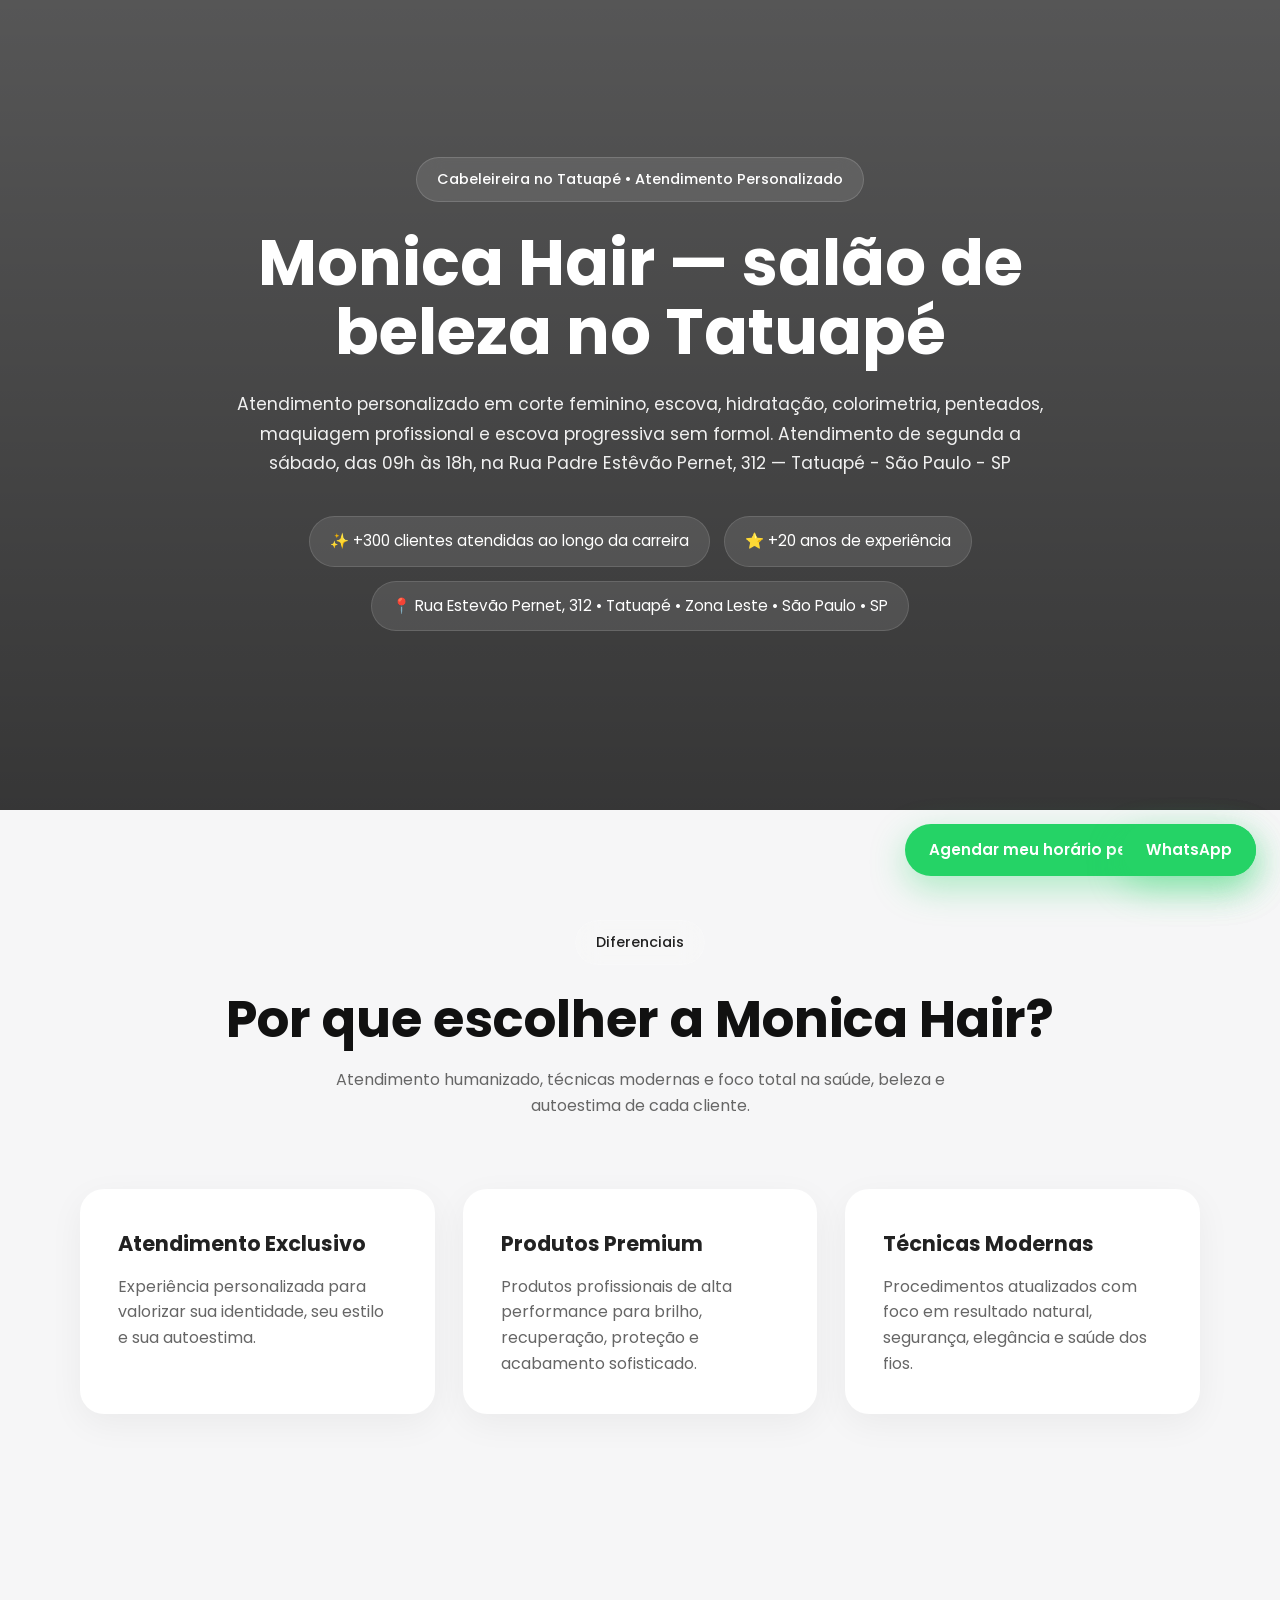
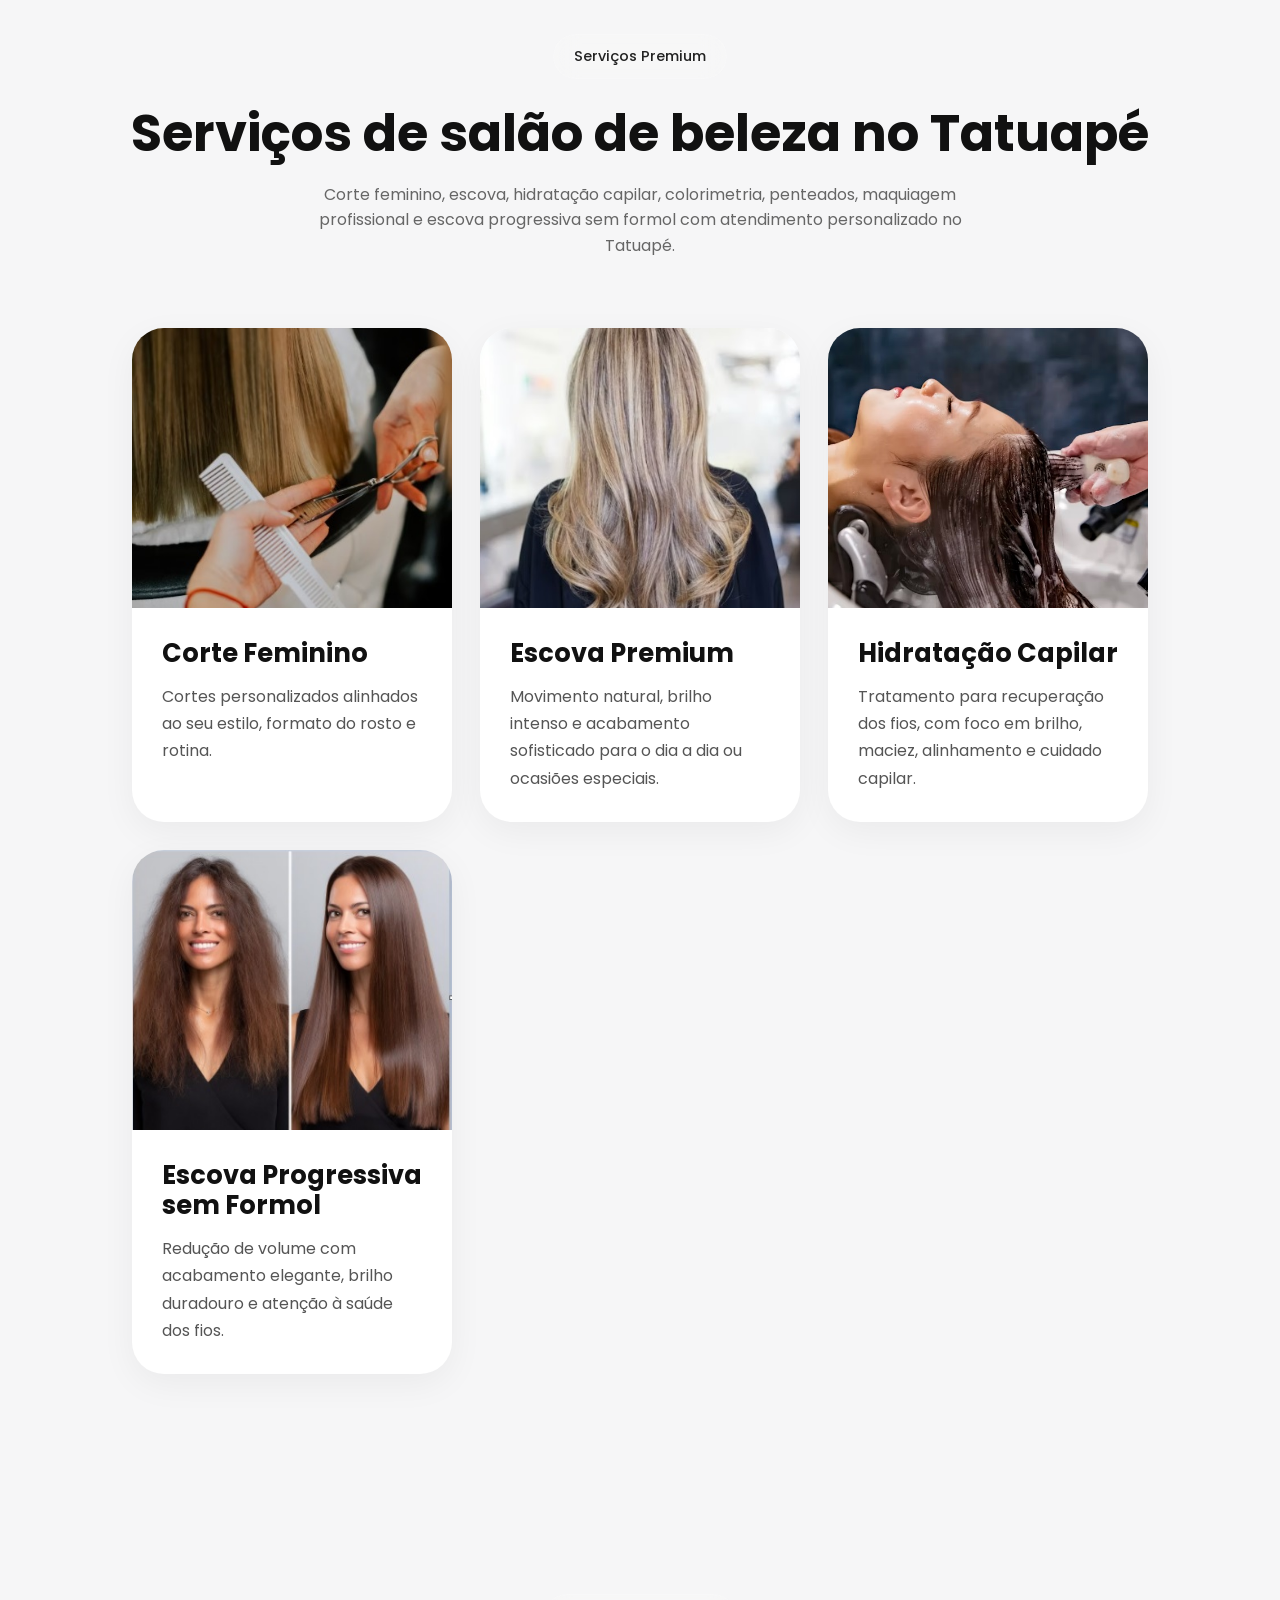
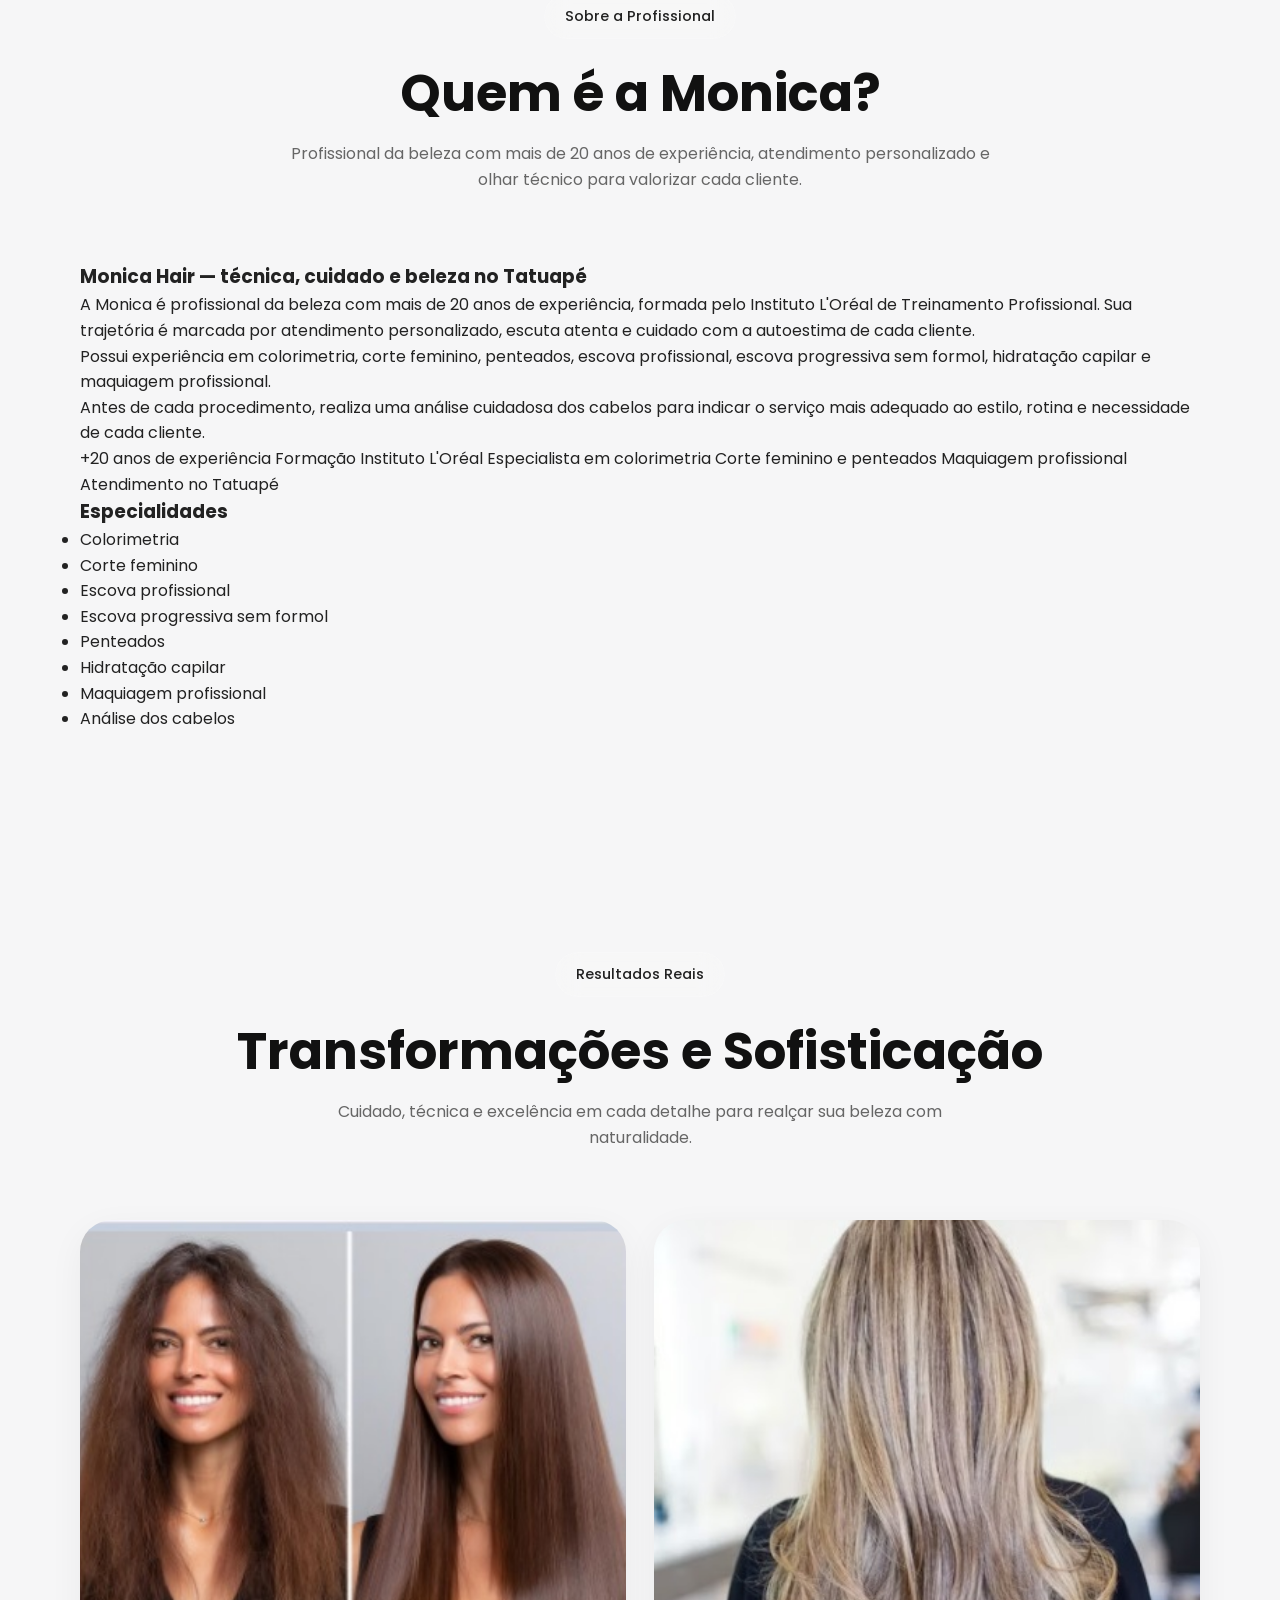
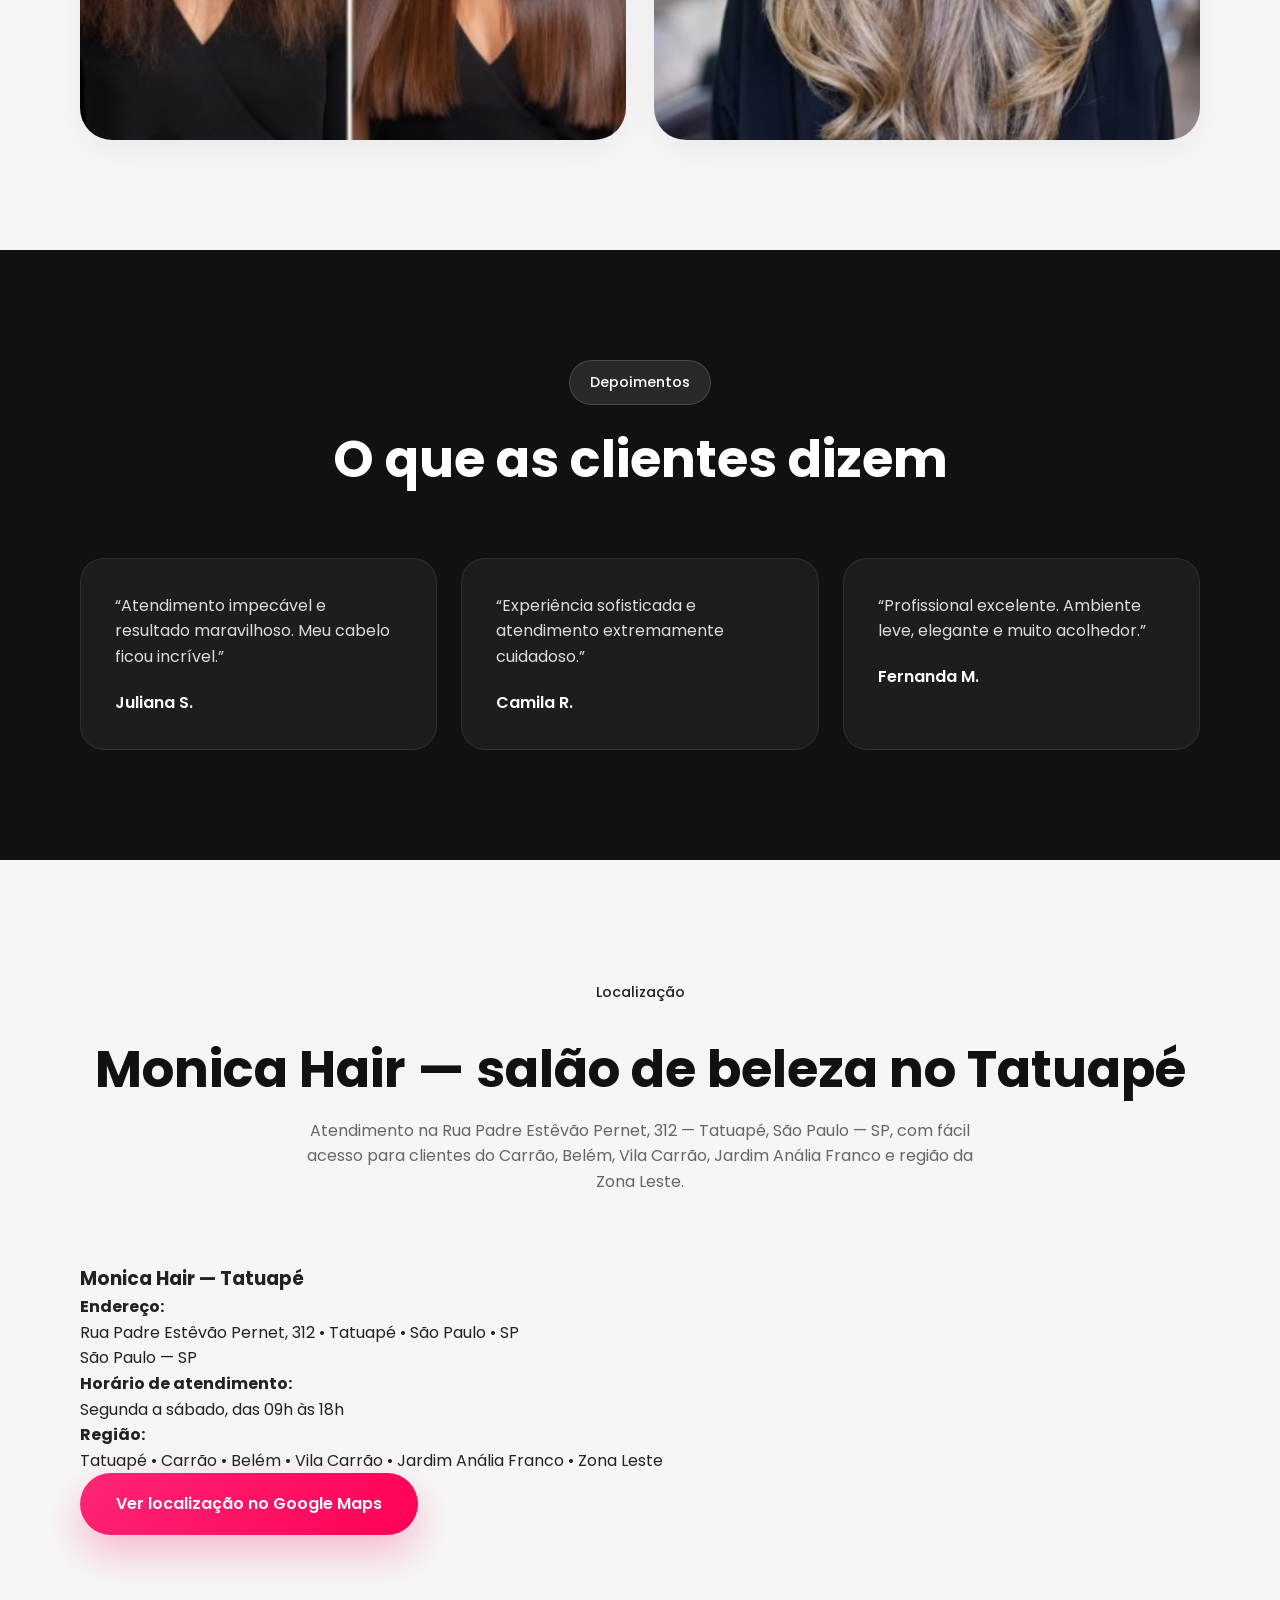
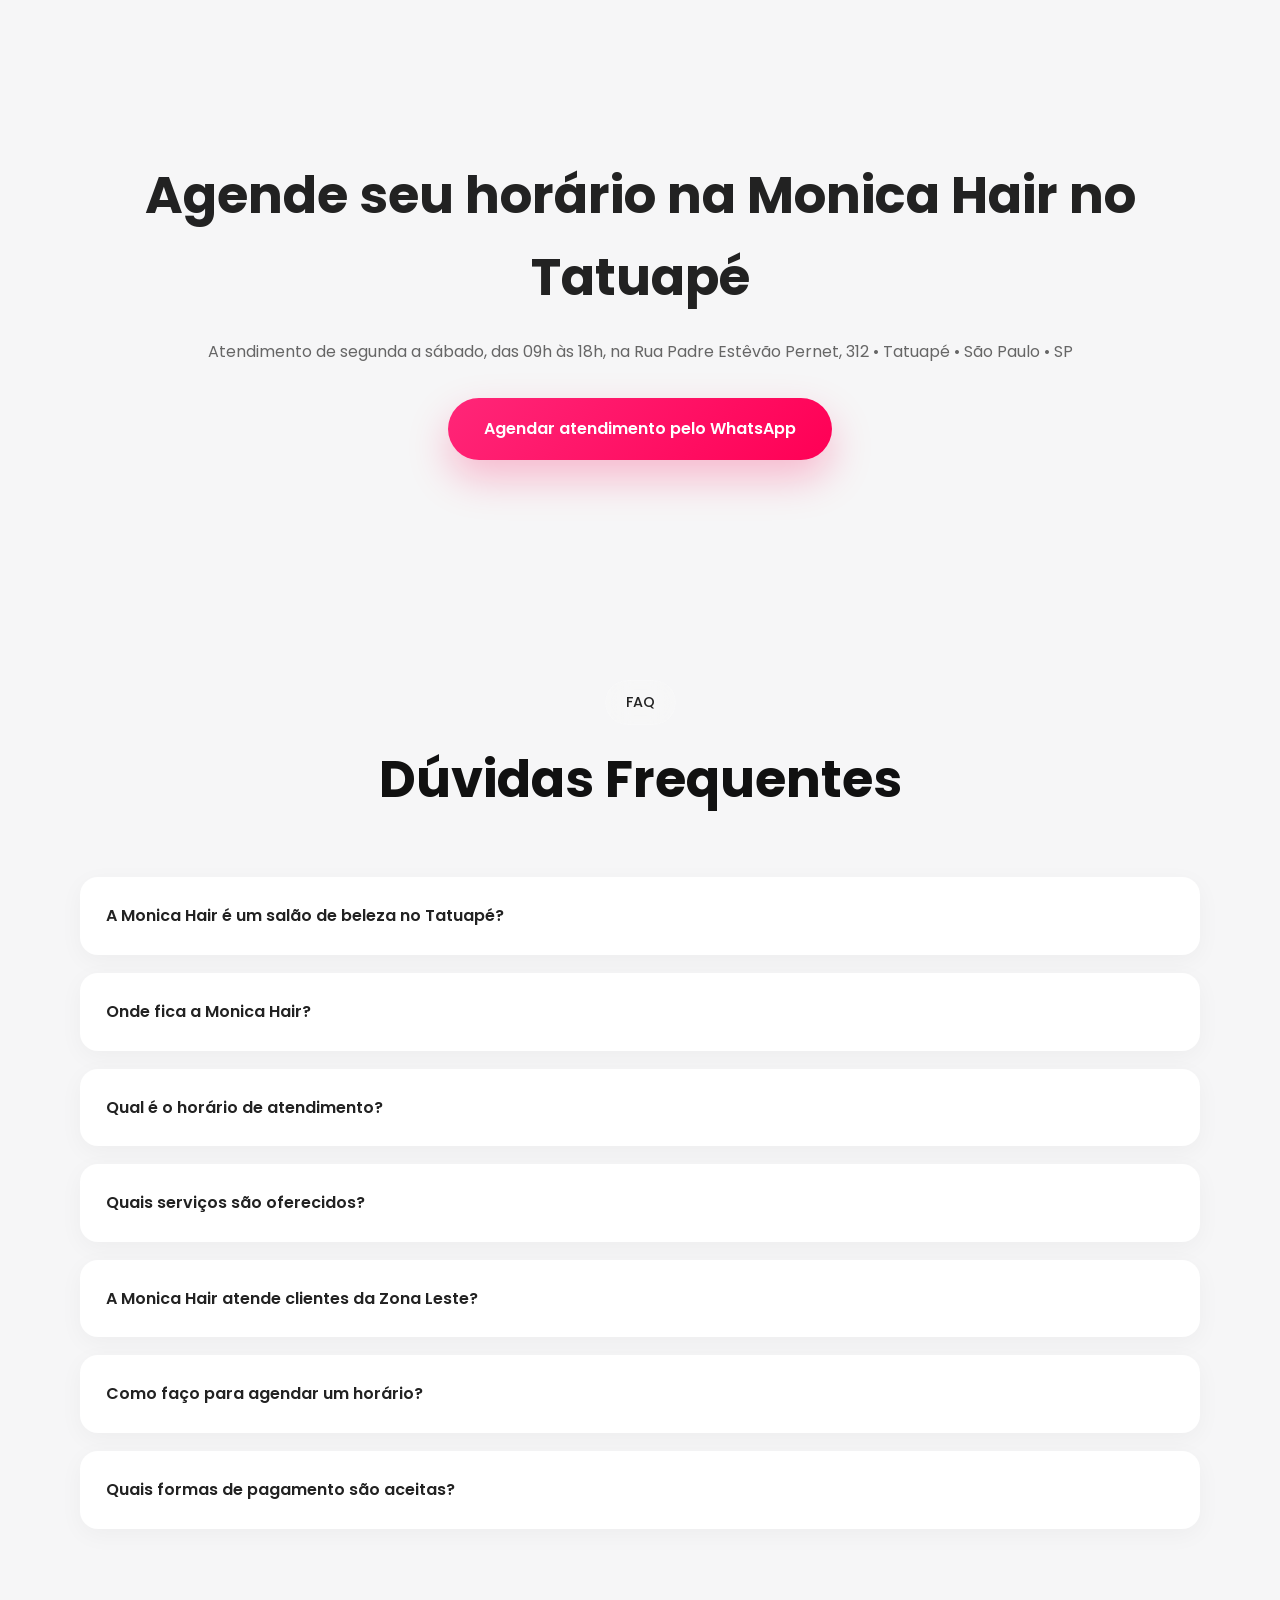
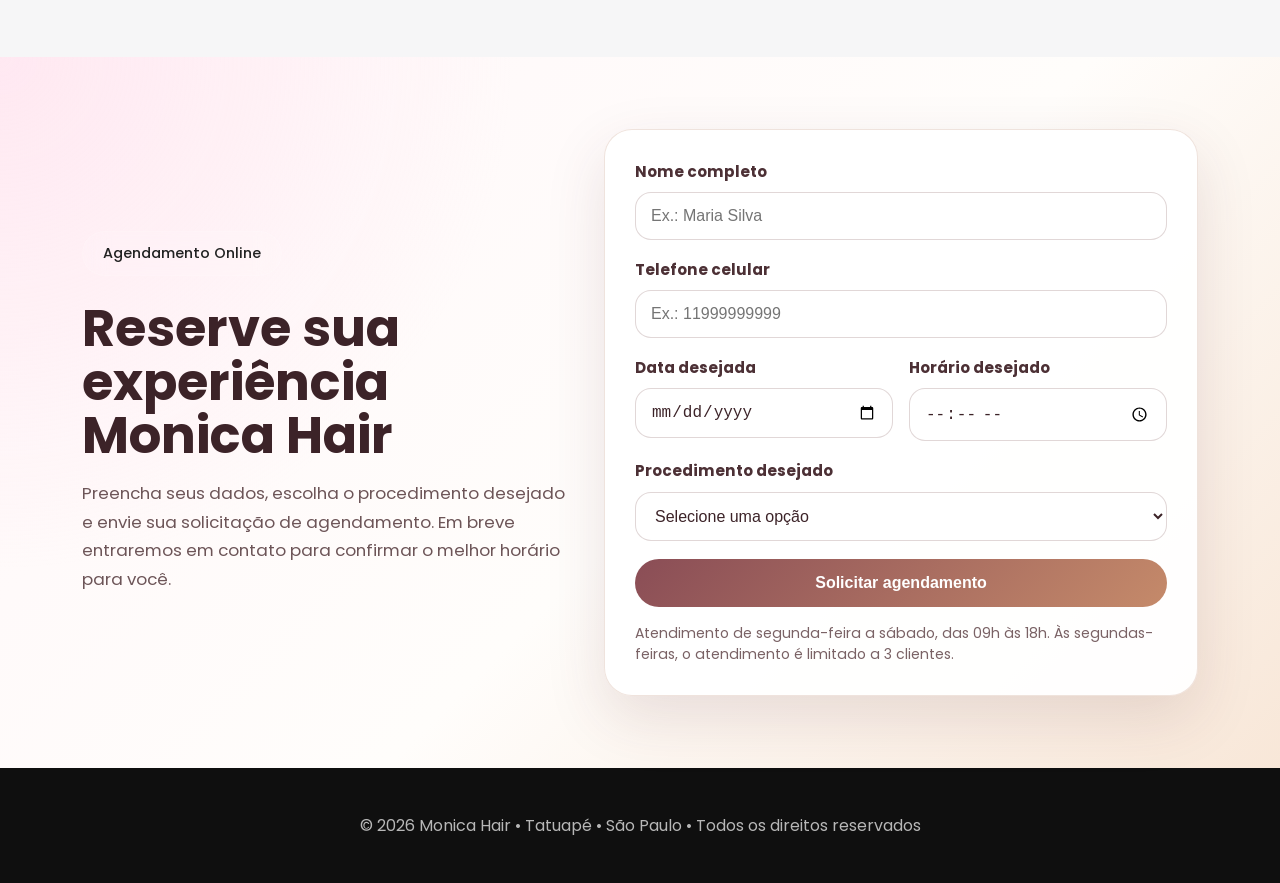
<file: index.html>
<!DOCTYPE html>
<html lang="pt-BR">

<head>
  <meta charset="UTF-8" />
  <meta name="viewport" content="width=device-width, initial-scale=1.0" />

  <title>Monica Hair | Salão de beleza no Tatuapé</title>

  <meta name="description"
    content="Monica Hair: salão de beleza no Tatuapé com corte feminino, escova, hidratação capilar, colorimetria, penteados, maquiagem profissional e escova progressiva sem formol. Atendimento de segunda a sábado, das 09h às 18h, na Rua Padre Estêvão Pernet, 312 — Tatuapé - São Paulo - SP." />

  <link rel="canonical" href="https://hair-by-monica.vercel.app/" />

  <!-- OPEN GRAPH -->
  <meta property="og:title" content="Monica Hair | Salão de beleza no Tatuapé" />
  <meta property="og:description"
    content="Atendimento personalizado de segunda a sábado, das 09h às 18h, na Rua Padre Estêvão Pernet, 312 — Tatuapé - São Paulo - SP - Agende pelo WhatsApp." />
  <meta property="og:type" content="website" />
  <meta property="og:image" content="https://hair-by-monica.vercel.app/images/capa-social.jpg" />
  <meta property="og:url" content="https://hair-by-monica.vercel.app/" />
  <meta property="og:site_name" content="Monica Hair" />

  <!-- SEO LOCAL / DADOS ESTRUTURADOS -->
  <script type="application/ld+json">
  {
    "@context": "https://schema.org",
    "@type": "BeautySalon",
    "name": "Monica Hair",
    "description": "Salão de beleza no Tatuapé com corte feminino, escova, hidratação capilar, colorimetria, penteados, maquiagem profissional e escova progressiva sem formol.",
    "url": "https://hair-by-monica.vercel.app/",
    "telephone": "+5511989687923",
    "address": {
      "@type": "PostalAddress",
      "streetAddress": "Rua Padre Estêvão Pernet, 312",
      "addressLocality": "São Paulo",
      "addressRegion": "SP",
      "addressCountry": "BR",
      "addressNeighborhood": "Tatuapé"
    },
    "areaServed": [
      "Tatuapé",
      "Carrão",
      "Belém",
      "Vila Carrão",
      "Jardim Anália Franco",
      "Zona Leste"
    ],
    "openingHours": "Mo-Sa 09:00-18:00",
    "sameAs": [
      "https://hair-by-monica.vercel.app/"
    ]
  }
  </script>

  <!-- GOOGLE FONTS -->
  <link rel="preconnect" href="https://fonts.googleapis.com" />
  <link rel="preconnect" href="https://fonts.gstatic.com" crossorigin />
  <link href="https://fonts.googleapis.com/css2?family=Poppins:wght@300;400;500;600;700&display=swap"
    rel="stylesheet" />

  <!-- CSS -->
  <link rel="stylesheet" href="css/style.css" />

  <!-- FAVICON -->
  <link rel="icon" href="favicon.ico" />
</head>

<body>

  <!-- WHATSAPP FLOAT -->
  <a href="https://wa.me/5511989687923?text=Olá,%20Monica!%20Gostaria%20de%20agendar%20um%20horário%20na%20Monica%20Hair."
    class="whatsapp-float" target="_blank" rel="noopener noreferrer" aria-label="Agendar atendimento pelo WhatsApp">
    WhatsApp
  </a>

  <!-- HERO -->
  <header class="hero">
    <div class="overlay"></div>

    <div class="hero-content">
      <span class="tag">
        Cabeleireira no Tatuapé • Atendimento Personalizado
      </span>

      <h1>
        Monica Hair — salão de beleza no Tatuapé
      </h1>

      <p class="hero-description">
        Atendimento personalizado em corte feminino, escova, hidratação,
        colorimetria, penteados, maquiagem profissional e escova progressiva
        sem formol. Atendimento de segunda a sábado, das 09h às 18h,
        na Rua Padre Estêvão Pernet, 312 — Tatuapé - São Paulo - SP
      </p>

      <div class="hero-infos">
        <span>✨ +300 clientes atendidas ao longo da carreira</span>
        <span>⭐ +20 anos de experiência</span>
        <span>📍 Rua Estevão Pernet, 312 • Tatuapé • Zona Leste • São Paulo • SP</span>
      </div>

      <a
          href="https://wa.me/5511989687923?text=Ol%C3%A1%2C%20Monica%21%20Vim%20pela%20p%C3%A1gina%20Monica%20Hair%20e%20gostaria%20de%20agendar%20um%20hor%C3%A1rio.%0A%0AMeu%20nome%3A%0AServi%C3%A7o%20desejado%3A%0ADia%20de%20prefer%C3%AAncia%3A%0AHor%C3%A1rio%20de%20prefer%C3%AAncia%3A"
          class="whatsapp-float"
          target="_blank"
          rel="noopener noreferrer"
          aria-label="Agendar horário na Monica Hair pelo WhatsApp">
          Agendar meu horário pelo WhatsApp
        </a>
      </div>
    </div>
  </header>

  <main>

    <!-- DIFERENCIAIS -->
    <section class="diferenciais">
      <div class="container">
        <div class="section-header">
          <span class="section-tag">Diferenciais</span>

          <h2>Por que escolher a Monica Hair?</h2>

          <p>
            Atendimento humanizado, técnicas modernas e foco total
            na saúde, beleza e autoestima de cada cliente.
          </p>
        </div>

        <div class="diferenciais-grid">
          <article class="diferencial-card">
            <h3>Atendimento Exclusivo</h3>
            <p>
              Experiência personalizada para valorizar sua identidade,
              seu estilo e sua autoestima.
            </p>
          </article>

          <article class="diferencial-card">
            <h3>Produtos Premium</h3>
            <p>
              Produtos profissionais de alta performance para brilho,
              recuperação, proteção e acabamento sofisticado.
            </p>
          </article>

          <article class="diferencial-card">
            <h3>Técnicas Modernas</h3>
            <p>
              Procedimentos atualizados com foco em resultado natural,
              segurança, elegância e saúde dos fios.
            </p>
          </article>
        </div>
      </div>
    </section>

    <!-- SERVIÇOS -->
    <section class="servicos">
      <div class="container">
        <div class="section-header">
          <span class="section-tag">Serviços Premium</span>

          <h2>Serviços de salão de beleza no Tatuapé</h2>

          <p>
            Corte feminino, escova, hidratação capilar, colorimetria,
            penteados, maquiagem profissional e escova progressiva sem formol
            com atendimento personalizado no Tatuapé.
          </p>
        </div>

        <div class="services-grid">
          <!-- CORTE -->
          <article class="service-card">
            <img src="images/corte-feminino.jpg" alt="Corte feminino no salão de beleza Monica Hair no Tatuapé"
              loading="lazy" />

            <div class="card-content">
              <h3>Corte Feminino</h3>
              <p>
                Cortes personalizados alinhados ao seu estilo,
                formato do rosto e rotina.
              </p>
            </div>
          </article>

          <!-- ESCOVA -->
          <article class="service-card">
            <img src="images/escova-premium.jpg" alt="Escova profissional no Tatuapé na Monica Hair" loading="lazy" />

            <div class="card-content">
              <h3>Escova Premium</h3>
              <p>
                Movimento natural, brilho intenso e acabamento
                sofisticado para o dia a dia ou ocasiões especiais.
              </p>
            </div>
          </article>

          <!-- HIDRATAÇÃO -->
          <article class="service-card">
            <img src="images/hidratacao-premium.jpg" alt="Hidratação capilar no Tatuapé na Monica Hair"
              loading="lazy" />

            <div class="card-content">
              <h3>Hidratação Capilar</h3>
              <p>
                Tratamento para recuperação dos fios, com foco em brilho,
                maciez, alinhamento e cuidado capilar.
              </p>
            </div>
          </article>

          <!-- PROGRESSIVA -->
          <article class="service-card">
            <img src="images/alisamento-perfeito.jpg" alt="Escova progressiva sem formol no Tatuapé na Monica Hair"
              loading="lazy" />

            <div class="card-content">
              <h3>Escova Progressiva sem Formol</h3>
              <p>
                Redução de volume com acabamento elegante, brilho duradouro
                e atenção à saúde dos fios.
              </p>
            </div>
          </article>
        </div>
      </div>
    </section>

    <!-- QUEM É A MONICA -->
    <section class="sobre-monica">
      <div class="container">
        <div class="section-header">
          <span class="section-tag">Sobre a Profissional</span>

          <h2>Quem é a Monica?</h2>

          <p>
            Profissional da beleza com mais de 20 anos de experiência,
            atendimento personalizado e olhar técnico para valorizar cada cliente.
          </p>
        </div>

        <div class="sobre-monica-content">
          <div class="sobre-monica-text">
            <h3>Monica Hair — técnica, cuidado e beleza no Tatuapé</h3>

            <p>
              A Monica é profissional da beleza com mais de 20 anos de experiência,
              formada pelo Instituto L'Oréal de Treinamento Profissional.
              Sua trajetória é marcada por atendimento personalizado, escuta atenta
              e cuidado com a autoestima de cada cliente.
            </p>

            <p>
              Possui experiência em colorimetria, corte feminino, penteados,
              escova profissional, escova progressiva sem formol, hidratação capilar
              e maquiagem profissional.
            </p>

            <p>
              Antes de cada procedimento, realiza uma análise cuidadosa dos cabelos
              para indicar o serviço mais adequado ao estilo, rotina e necessidade
              de cada cliente.
            </p>

            <div class="sobre-monica-highlights">
              <span>+20 anos de experiência</span>
              <span>Formação Instituto L'Oréal</span>
              <span>Especialista em colorimetria</span>
              <span>Corte feminino e penteados</span>
              <span>Maquiagem profissional</span>
              <span>Atendimento no Tatuapé</span>
            </div>
          </div>

          <div class="sobre-monica-card">
            <h3>Especialidades</h3>

            <ul>
              <li>Colorimetria</li>
              <li>Corte feminino</li>
              <li>Escova profissional</li>
              <li>Escova progressiva sem formol</li>
              <li>Penteados</li>
              <li>Hidratação capilar</li>
              <li>Maquiagem profissional</li>
              <li>Análise dos cabelos</li>
            </ul>
          </div>
        </div>
      </div>
    </section>

    <!-- RESULTADOS -->
    <section class="resultados">
      <div class="container">
        <div class="section-header">
          <span class="section-tag">Resultados Reais</span>

          <h2>Transformações e Sofisticação</h2>

          <p>
            Cuidado, técnica e excelência em cada detalhe para realçar
            sua beleza com naturalidade.
          </p>
        </div>

        <div class="resultados-grid">
          <article class="resultado-card">
            <img src="images/alisamento-perfeito.jpg" alt="Resultado de escova progressiva sem formol no Tatuapé"
              loading="lazy" />
          </article>

          <article class="resultado-card">
            <img src="images/escova-premium.jpg" alt="Resultado de escova profissional no Tatuapé" loading="lazy" />
          </article>
        </div>
      </div>
    </section>

    <!-- DEPOIMENTOS -->
    <section class="depoimentos">
      <div class="container">
        <div class="section-header">
          <span class="section-tag">Depoimentos</span>

          <h2>O que as clientes dizem</h2>
        </div>

        <div class="depoimentos-grid">
          <article class="depoimento-card">
            <p>
              “Atendimento impecável e resultado maravilhoso.
              Meu cabelo ficou incrível.”
            </p>

            <strong>Juliana S.</strong>
          </article>

          <article class="depoimento-card">
            <p>
              “Experiência sofisticada e atendimento extremamente cuidadoso.”
            </p>

            <strong>Camila R.</strong>
          </article>

          <article class="depoimento-card">
            <p>
              “Profissional excelente. Ambiente leve, elegante e muito acolhedor.”
            </p>

            <strong>Fernanda M.</strong>
          </article>
        </div>
      </div>
    </section>

    <!-- LOCALIZAÇÃO -->
    <section class="localizacao" id="localizacao">
      <div class="container">
        <div class="section-header">
          <span class="section-tag">Localização</span>

          <h2>Monica Hair — salão de beleza no Tatuapé</h2>

          <p>
            Atendimento na Rua Padre Estêvão Pernet, 312 — Tatuapé,
            São Paulo — SP, com fácil acesso para clientes do Carrão,
            Belém, Vila Carrão, Jardim Anália Franco e região da Zona Leste.
          </p>
        </div>

        <div class="localizacao-card">
          <h3>Monica Hair — Tatuapé</h3>

          <p>
            <strong>Endereço:</strong><br />
            Rua Padre Estêvão Pernet, 312 • Tatuapé • São Paulo •  SP<br />
            São Paulo — SP
          </p>

          <p>
            <strong>Horário de atendimento:</strong><br />
            Segunda a sábado, das 09h às 18h
          </p>

          <p>
            <strong>Região:</strong><br />
            Tatuapé • Carrão • Belém • Vila Carrão • Jardim Anália Franco • Zona Leste
          </p>

          <a class="cta"
            href="https://www.google.com/maps/search/?api=1&query=Rua%20Padre%20Est%C3%AAv%C3%A3o%20Pernet%20312%20Tatuap%C3%A9%20S%C3%A3o%20Paulo%20SP"
            target="_blank" rel="noopener noreferrer">
            Ver localização no Google Maps
          </a>
        </div>
      </div>
    </section>



    <!-- CTA FINAL -->
    <section class="cta-final">
      <div class="container">
        <h2>Agende seu horário na Monica Hair no Tatuapé</h2>

        <p>
          Atendimento de segunda a sábado, das 09h às 18h,
          na Rua Padre Estêvão Pernet, 312 • Tatuapé • São Paulo • SP
        </p>

        <a href="https://wa.me/5511989687923?text=Olá,%20Monica!%20Gostaria%20de%20agendar%20um%20horário%20na%20Monica%20Hair."
          class="cta" target="_blank" rel="noopener noreferrer">
          Agendar atendimento pelo WhatsApp
        </a>
      </div>
    </section>

    <!-- FAQ -->
    <section class="faq">
      <div class="container">
        <div class="section-header">
          <span class="section-tag">FAQ</span>

          <h2>Dúvidas Frequentes</h2>
        </div>

        <details>
          <summary>A Monica Hair é um salão de beleza no Tatuapé?</summary>

          <p>
            Sim. A Monica Hair oferece atendimento personalizado no Tatuapé,
            com serviços de corte feminino, escova, hidratação capilar,
            colorimetria, penteados, maquiagem profissional e escova progressiva sem formol.
          </p>
        </details>

        <details>
          <summary>Onde fica a Monica Hair?</summary>

          <p>
            A Monica Hair fica na Rua Padre Estêvão Pernet, 312 — Tatuapé,
            São Paulo — SP, com fácil acesso para Carrão, Belém,
            Vila Carrão e Jardim Anália Franco.
          </p>
        </details>

        <details>
          <summary>Qual é o horário de atendimento?</summary>

          <p>
            O atendimento é realizado de segunda a sábado, das 09h às 18h,
            mediante agendamento pelo WhatsApp.
          </p>
        </details>

        <details>
          <summary>Quais serviços são oferecidos?</summary>

          <p>
            Corte feminino, escova, hidratação capilar, colorimetria,
            penteados, maquiagem profissional e escova progressiva sem formol.
          </p>
        </details>

        <details>
          <summary>A Monica Hair atende clientes da Zona Leste?</summary>

          <p>
            Sim. A localização no Tatuapé facilita o acesso para clientes do Carrão,
            Belém, Vila Carrão, Jardim Anália Franco e região da Zona Leste de São Paulo.
          </p>
        </details>

        <details>
          <summary>Como faço para agendar um horário?</summary>

          <p>
            O agendamento pode ser feito diretamente pelo WhatsApp, clicando
            nos botões de atendimento disponíveis na página.
          </p>
        </details>

        <details>
          <summary>Quais formas de pagamento são aceitas?</summary>

          <p>
            Pix, cartão de crédito, débito e dinheiro.
          </p>
        </details>
      </div>
    </section>

    <!-- AGENDAMENTO ONLINE -->
    <section id="agendamento" class="booking-section">
      <div class="container booking-container">
        <div class="booking-copy">
          <span class="section-tag">Agendamento Online</span>

          <h2>Reserve sua experiência Monica Hair</h2>

          <p>
            Preencha seus dados, escolha o procedimento desejado e envie sua
            solicitação de agendamento. Em breve entraremos em contato para
            confirmar o melhor horário para você.
          </p>
        </div>

        <form id="bookingForm" class="booking-form" novalidate>
          <div class="form-group">
            <label for="nome">Nome completo</label>
            <input type="text" id="nome" name="nome" placeholder="Ex.: Maria Silva" required />
          </div>

          <div class="form-group">
            <label for="telefone">Telefone celular</label>
            <input type="tel" id="telefone" name="telefone" placeholder="Ex.: 11999999999" required />
          </div>

          <div class="form-grid">
            <div class="form-group">
              <label for="data">Data desejada</label>
              <input type="date" id="data" name="data" required />
            </div>

            <div class="form-group">
              <label for="hora">Horário desejado</label>
              <input type="time" id="hora" name="hora" min="09:00" max="17:59" step="1800" required />
            </div>
          </div>

          <div class="form-group">
            <label for="procedimento">Procedimento desejado</label>
            <select id="procedimento" name="procedimento" required>
              <option value="">Selecione uma opção</option>
              <option value="Corte">Corte — 1 hora</option>
              <option value="Hidratação">Hidratação — 1 hora</option>
              <option value="Coloração">Coloração — 2 horas</option>
              <option value="Escova progressiva sem formol">Escova progressiva sem formol — 3 horas</option>
              <option value="Escova simples">Escova simples — 1 hora</option>
            </select>
          </div>

          <button type="submit" id="bookingSubmit" class="booking-button">
            Solicitar agendamento
          </button>

          <p id="bookingMessage" class="booking-message" aria-live="polite"></p>

          <p class="booking-note">
            Atendimento de segunda-feira a sábado, das 09h às 18h.
            Às segundas-feiras, o atendimento é limitado a 3 clientes.
          </p>
        </form>
      </div>
    </section>

  </main>

  <!-- FOOTER -->
  <footer>
    <div class="container">
      <p>
        © 2026 Monica Hair • Tatuapé • São Paulo • Todos os direitos reservados
      </p>
    </div>
  </footer>

  <script src="config.js"></script>
  <script src="js/agendamento.js"></script>
</body>

</html>
</file>
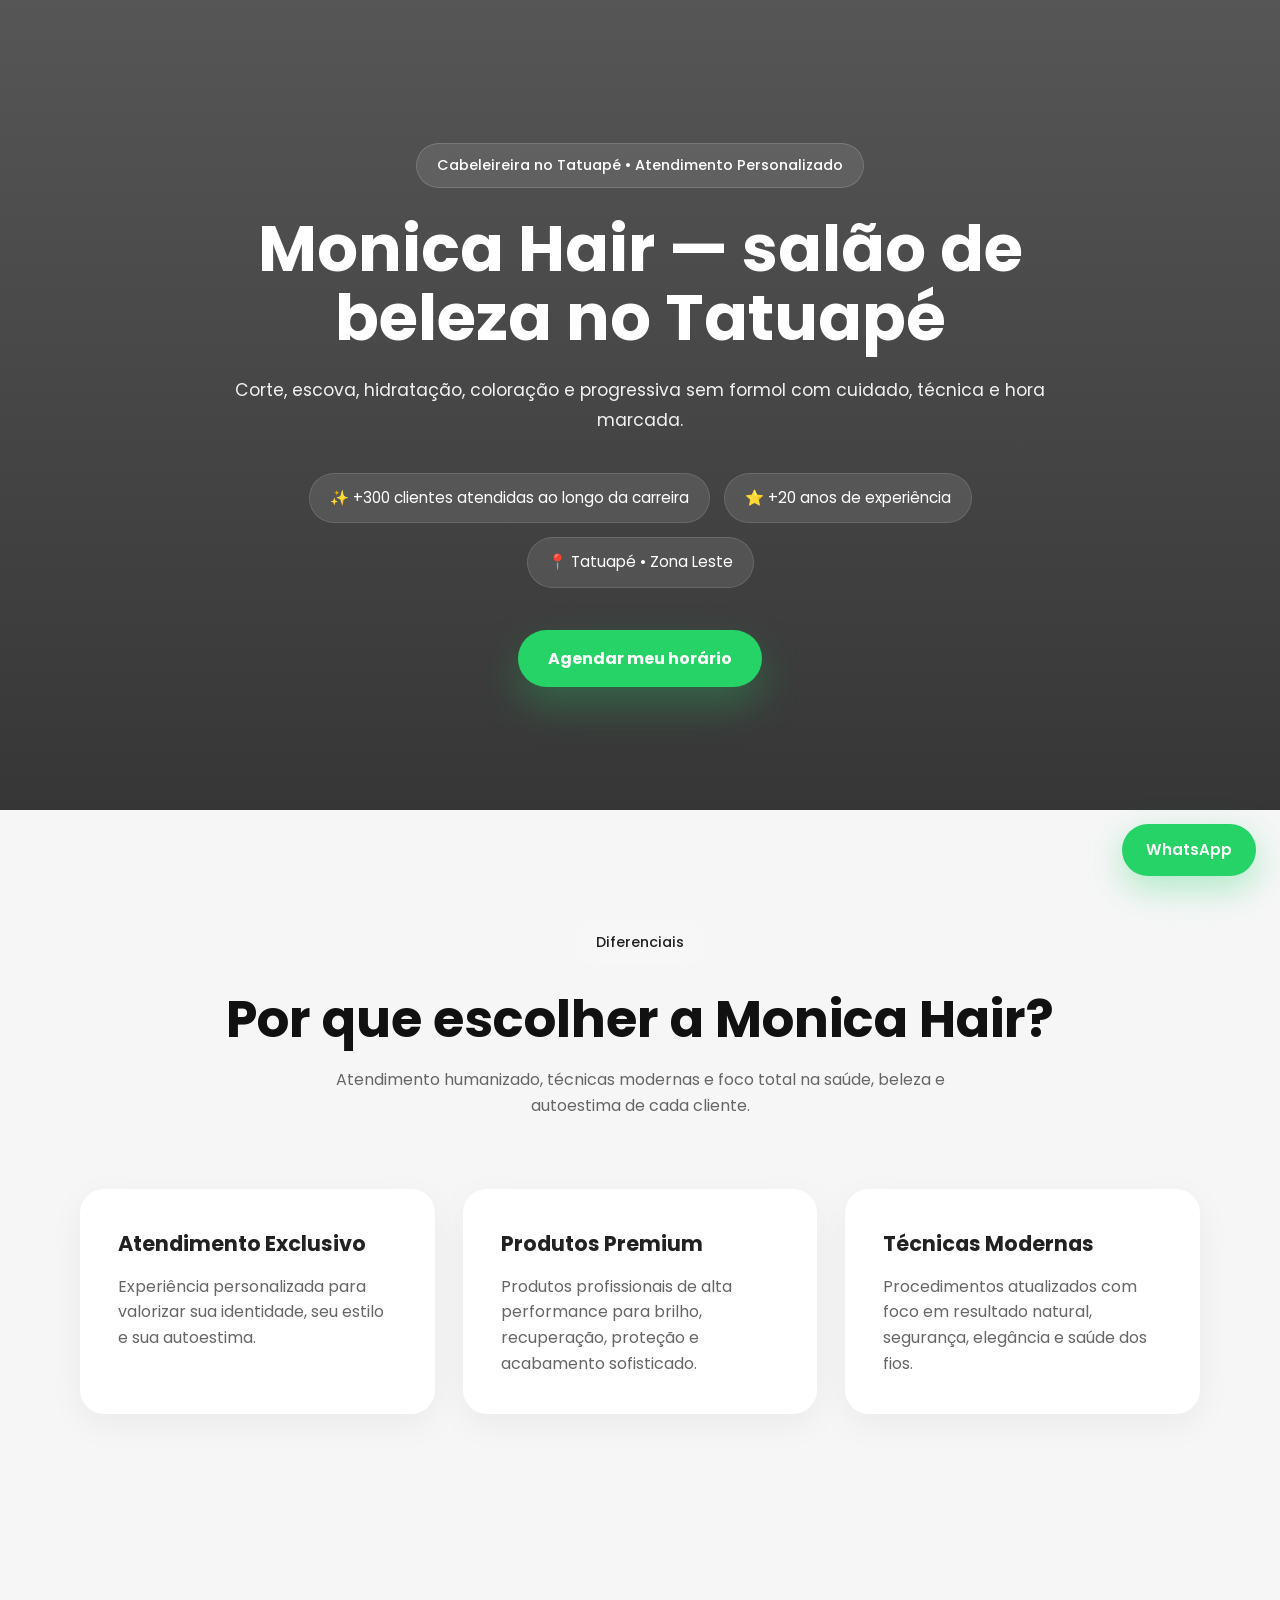
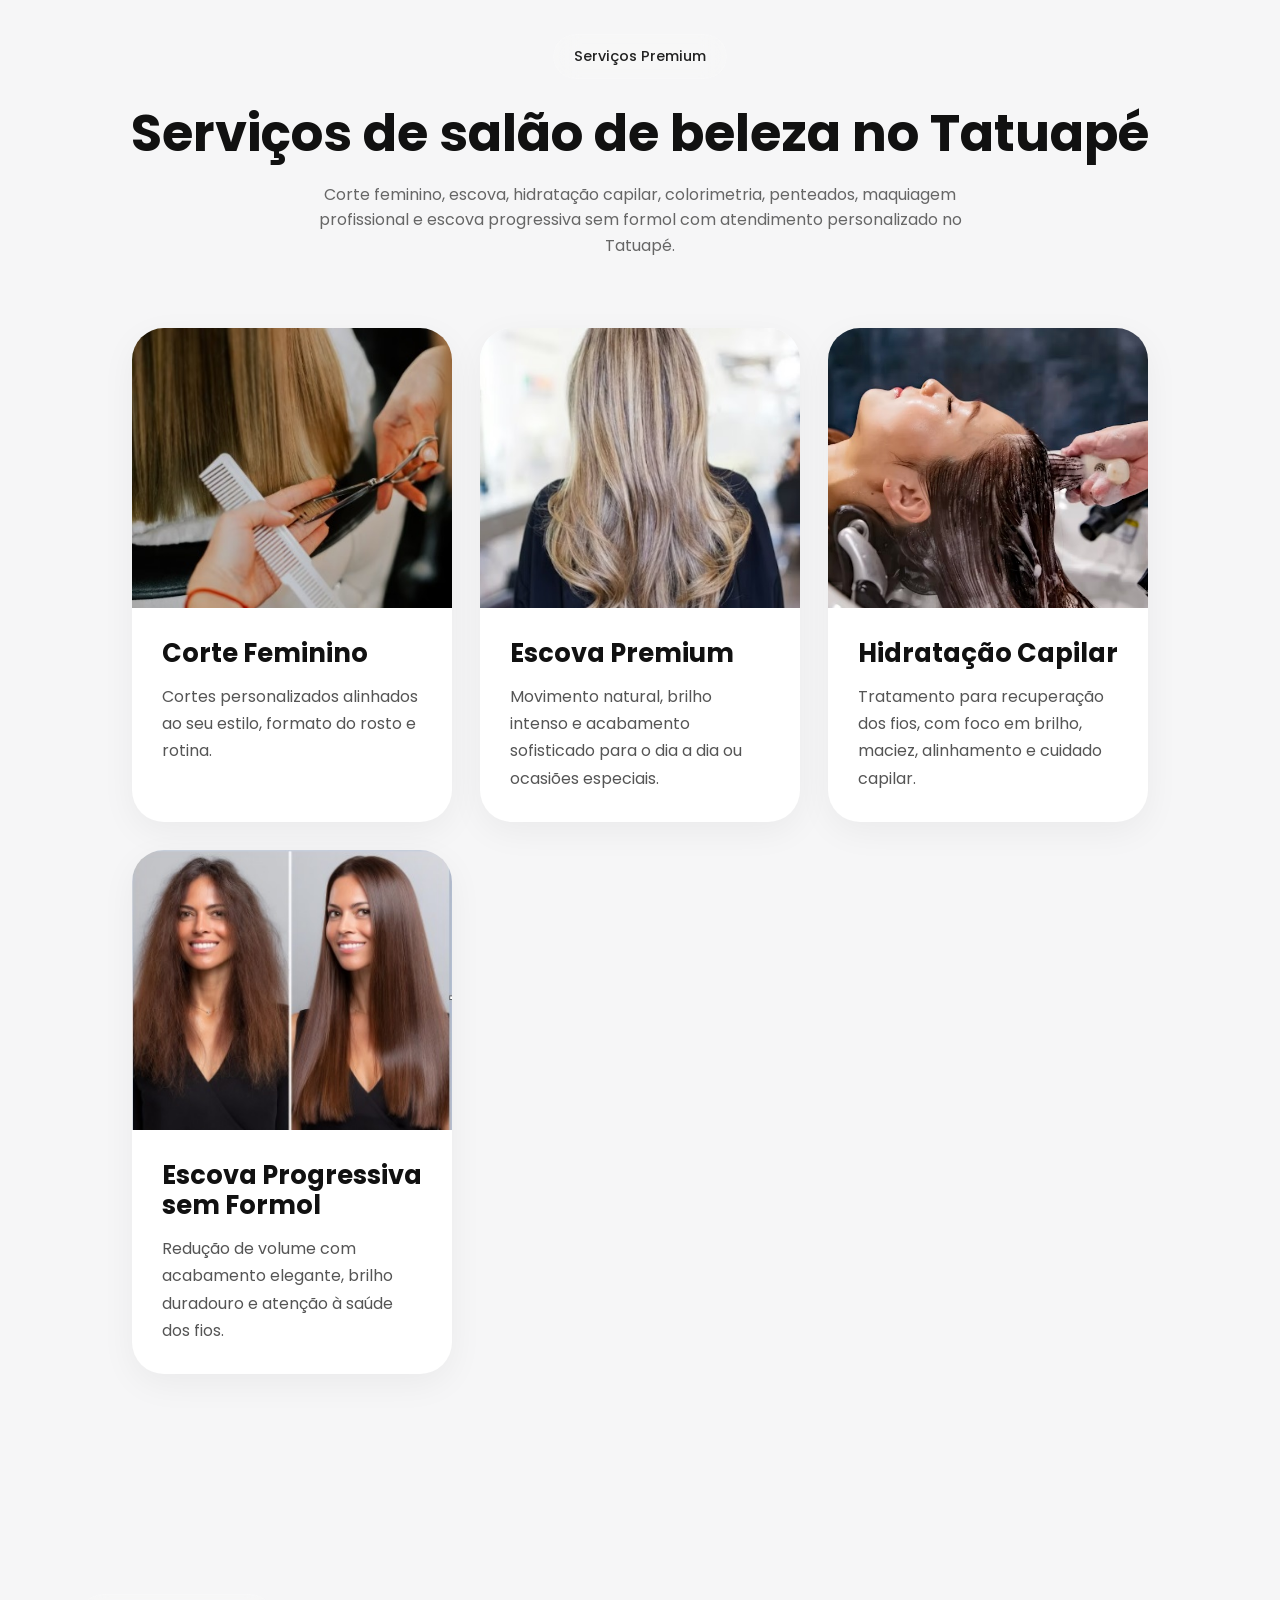
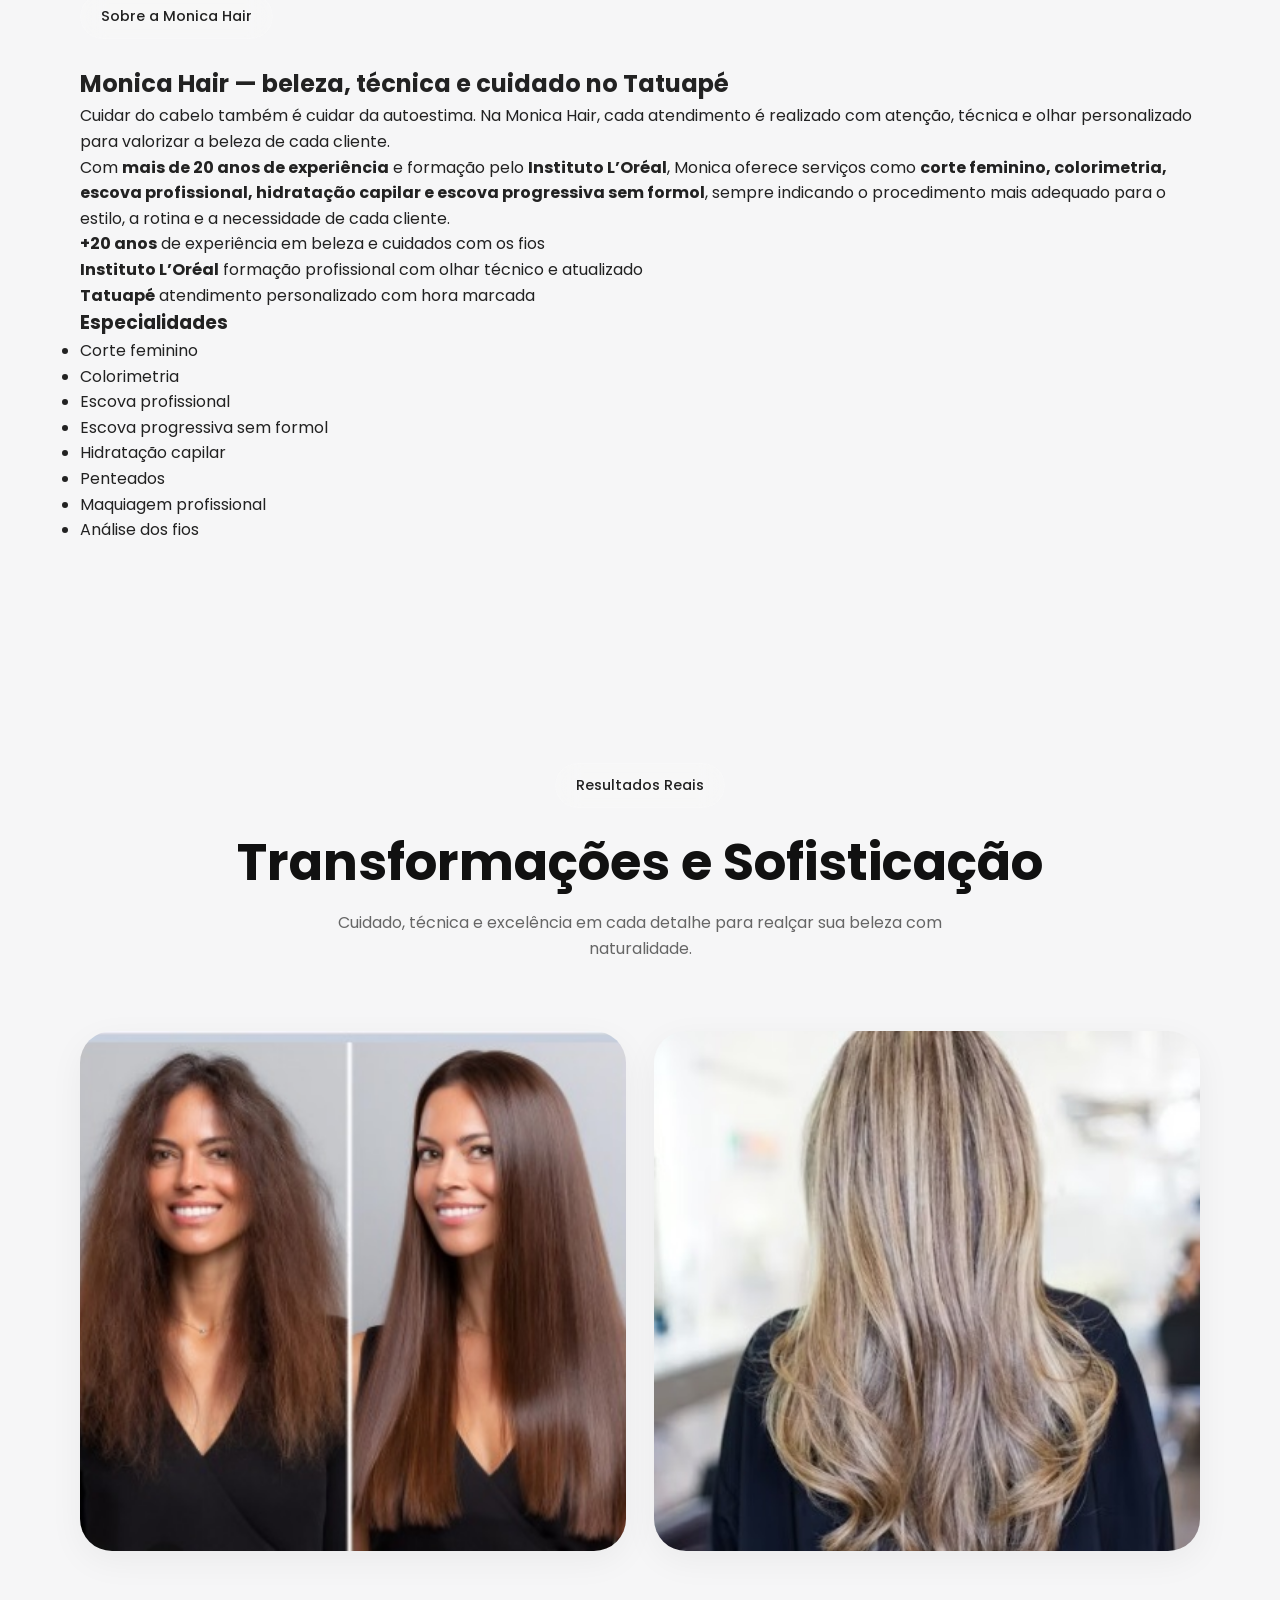
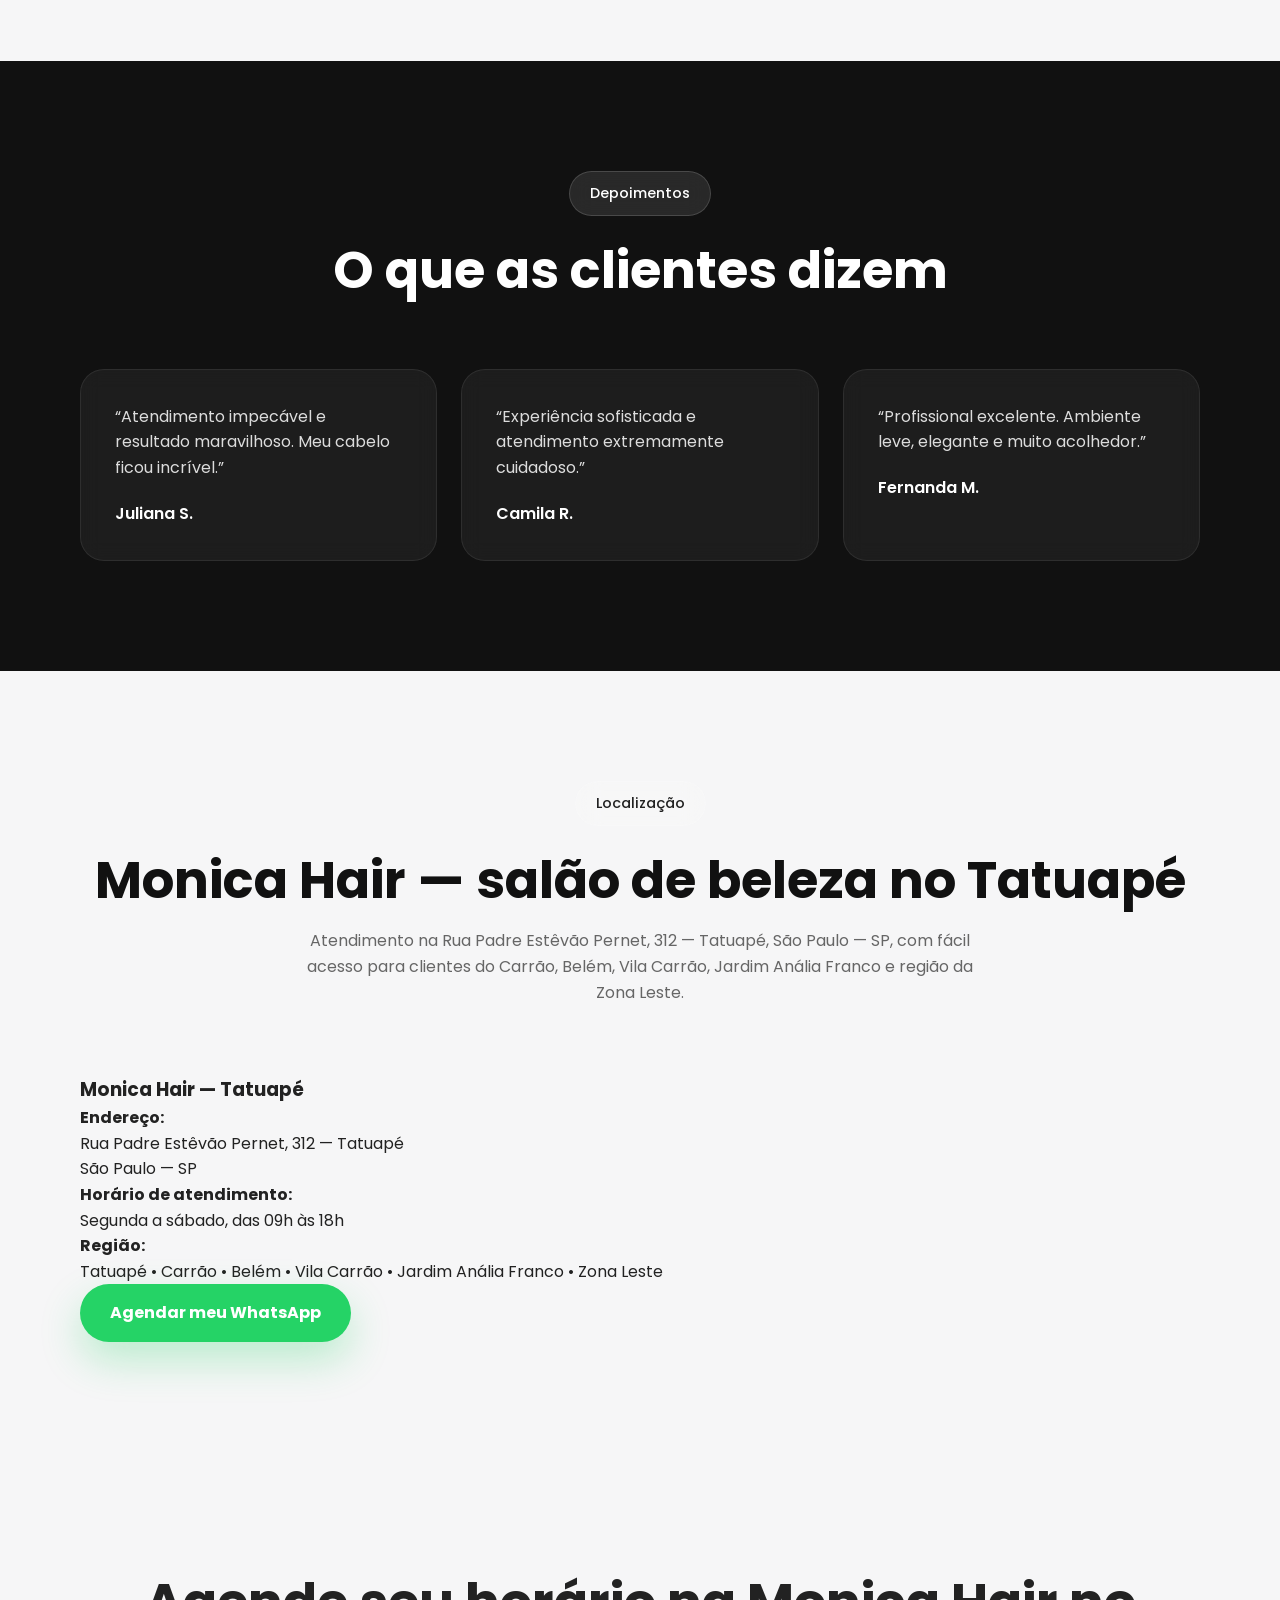
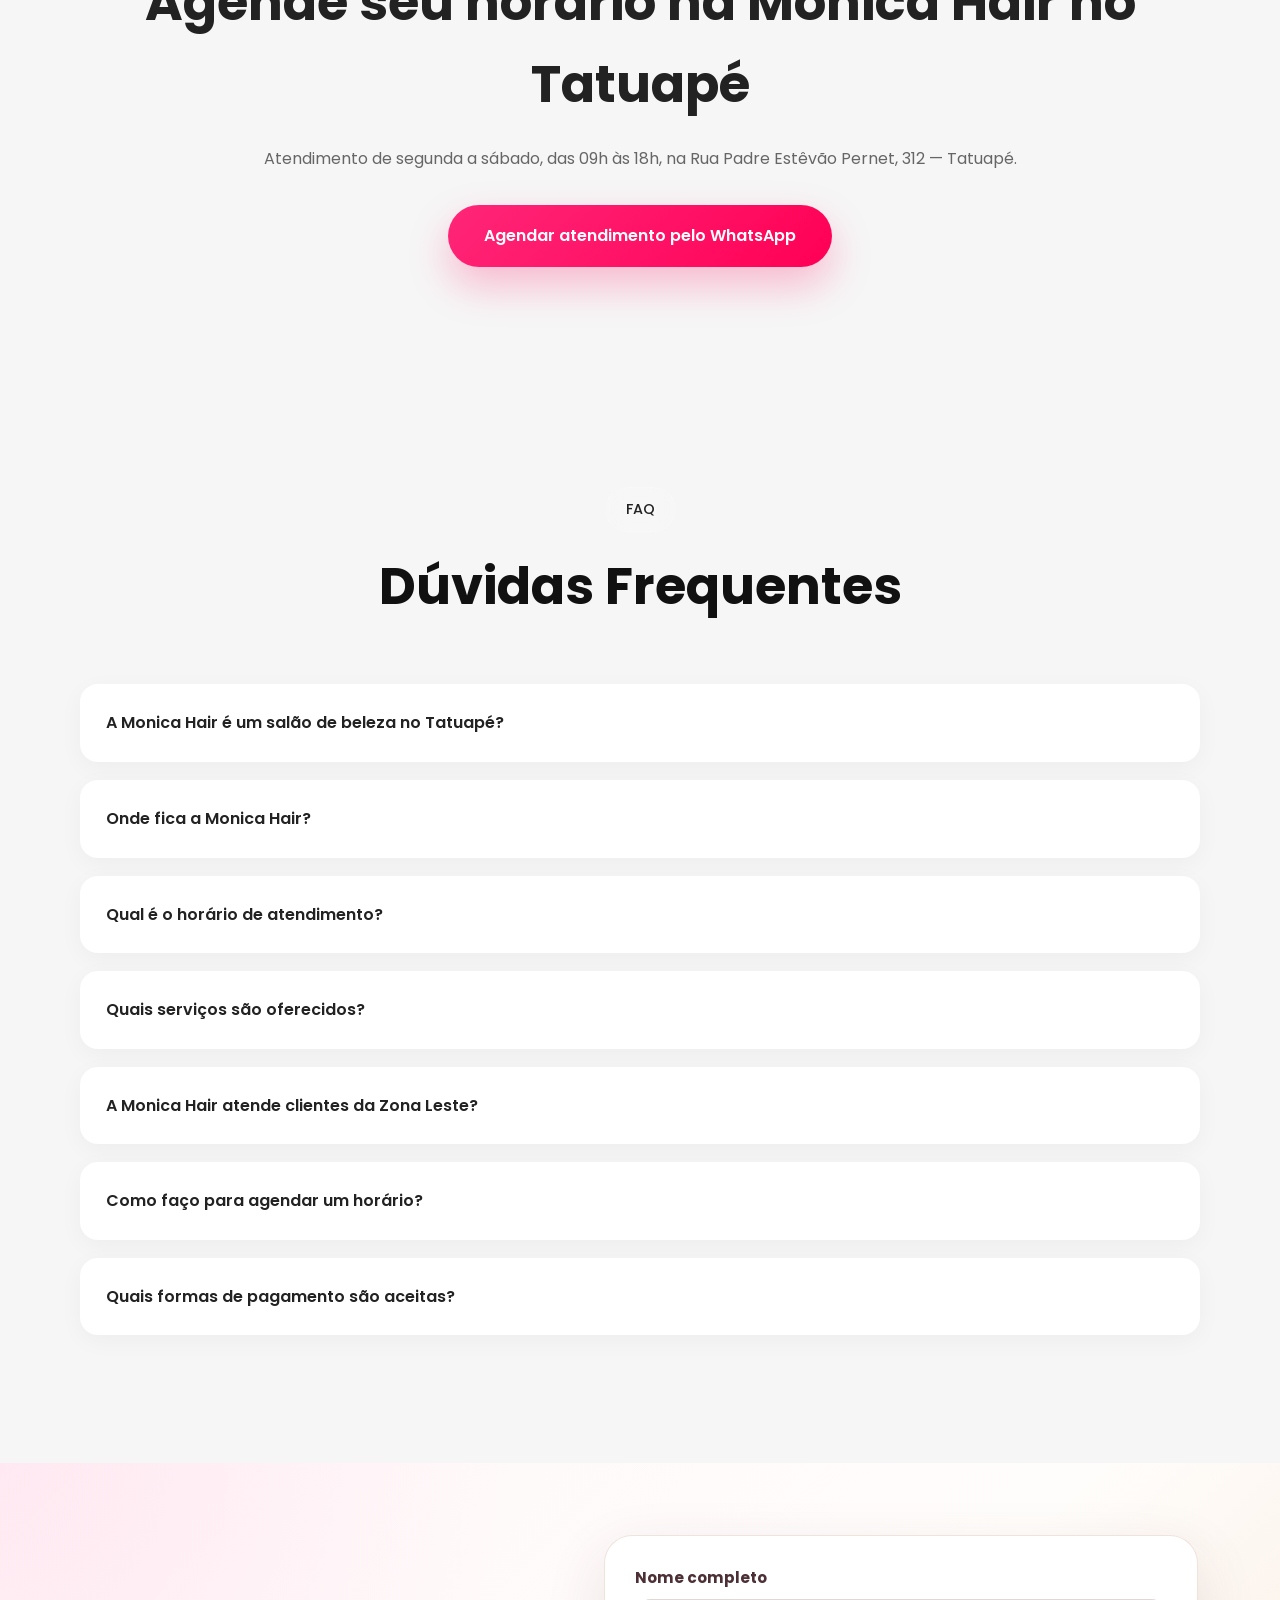
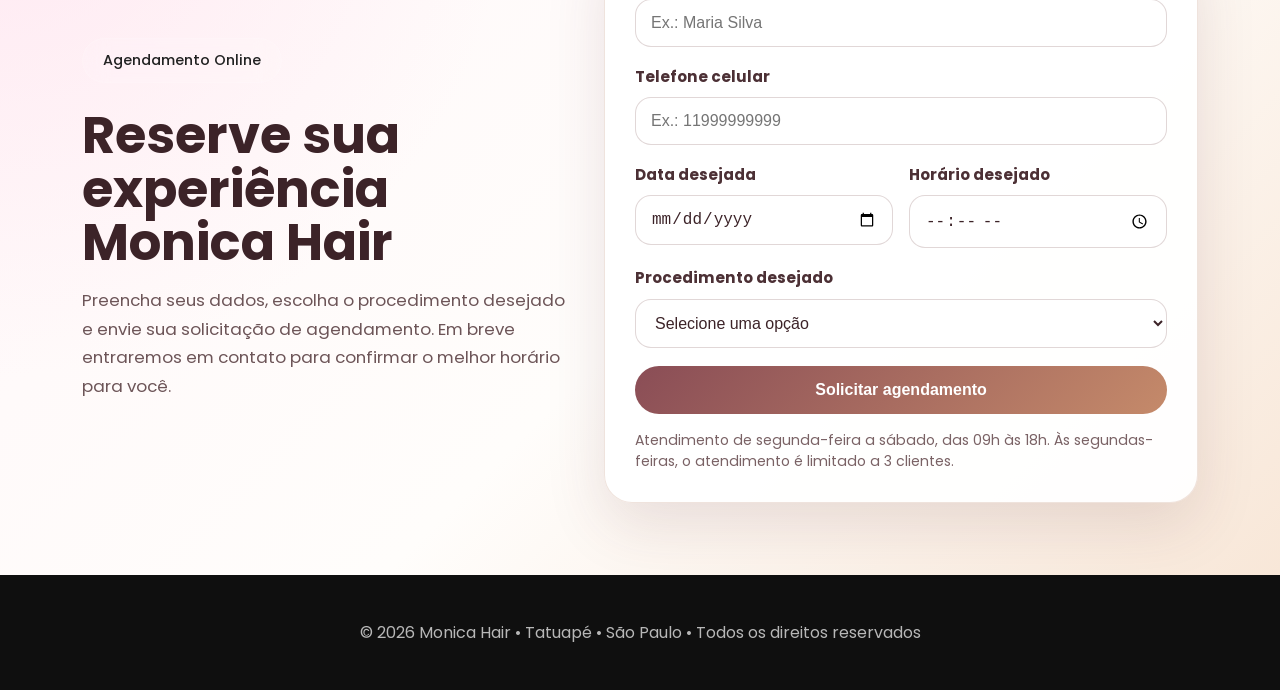
<file: index-bagunçado-backup.html>
<!DOCTYPE html>
<html lang="pt-BR">

<head>
  <meta charset="UTF-8" />
  <meta name="viewport" content="width=device-width, initial-scale=1.0" />

  <title>Realce sua beleza com atendimento personalizado no Tatuapé</title>

  <meta name="description"
    content=" Atendimento personalizado em corte feminino, escova, hidratação,
  colorimetria, penteados, maquiagem profissional e escova progressiva
  sem formol. Atendimento de segunda a sábado, das 09h às 18h,
  na Rua Padre Estêvão Pernet, 312 — Tatuapé."/>

  <link rel="canonical" href="https://hair-by-monica.vercel.app/" />

  <!-- OPEN GRAPH -->
  <meta property="og:title" content="Monica Hair | Salão de beleza no Tatuapé" />
  <meta property="og:description"
    content="Atendimento personalizado de segunda a sábado, das 09h às 18h, na Rua Padre Estêvão Pernet, 312 — Tatuapé. Agende pelo WhatsApp." />
  <meta property="og:type" content="website" />
  <meta property="og:image" content="https://hair-by-monica.vercel.app/images/capa-social.jpg" />
  <meta property="og:url" content="https://hair-by-monica.vercel.app/" />
  <meta property="og:site_name" content="Monica Hair" />

  <!-- SEO LOCAL / DADOS ESTRUTURADOS -->
  <script type="application/ld+json">
  {
    "@context": "https://schema.org",
    "@type": "BeautySalon",
    "name": "Monica Hair",
    "description": "Salão de beleza no Tatuapé com corte feminino, escova, hidratação capilar, colorimetria, penteados, maquiagem profissional e escova progressiva sem formol.",
    "url": "https://hair-by-monica.vercel.app/",
    "telephone": "+5511989687923",
    "address": {
      "@type": "PostalAddress",
      "streetAddress": "Rua Padre Estêvão Pernet, 312",
      "addressLocality": "São Paulo",
      "addressRegion": "SP",
      "addressCountry": "BR",
      "addressNeighborhood": "Tatuapé"
    },
    "areaServed": [
      "Tatuapé",
      "Carrão",
      "Belém",
      "Vila Carrão",
      "Jardim Anália Franco",
      "Zona Leste"
    ],
    "openingHours": "Mo-Sa 09:00-18:00",
    "sameAs": [
      "https://hair-by-monica.vercel.app/"
    ]
  }
  </script>

  <!-- GOOGLE FONTS -->
  <link rel="preconnect" href="https://fonts.googleapis.com" />
  <link rel="preconnect" href="https://fonts.gstatic.com" crossorigin />
  <link href="https://fonts.googleapis.com/css2?family=Poppins:wght@300;400;500;600;700&display=swap"
    rel="stylesheet" />

  <!-- CSS -->
  <link rel="stylesheet" href="css/style.css" />

  <!-- FAVICON -->
  <link rel="icon" href="favicon.ico" />
</head>

<body>

  <!-- WHATSAPP FLOAT -->
  <a href="https://wa.me/5511989687923?text=Olá,%20Monica!%20Gostaria%20de%20agendar%20um%20horário%20na%20Monica%20Hair."
    class="whatsapp-float" target="_blank" rel="noopener noreferrer" aria-label="Agendar atendimento pelo WhatsApp">
    WhatsApp
  </a>

  <!-- HERO -->
  <header class="hero">
    <div class="overlay"></div>

    <div class="hero-content">
      <span class="tag">
        Cabeleireira no Tatuapé • Atendimento Personalizado
      </span>

      <h1>
        Monica Hair — salão de beleza no Tatuapé
      </h1>

      <p class="hero-description">
      Corte, escova, hidratação, coloração e progressiva sem formol
      com cuidado, técnica e hora marcada.
     </p>

      <div class="hero-infos">
        <span>✨ +300 clientes atendidas ao longo da carreira</span>
        <span>⭐ +20 anos de experiência</span>
        <span>📍 Tatuapé • Zona Leste</span>
      </div>

    <div class="hero-buttons">
     <a class="btn-whatsapp"
     href="https://wa.me/5511989687923?text=Olá,%20Monica!%20Gostaria%20de%20agendar%20um%20horário%20na%20Monica%20Hair.%20Meu%20nome%20é%20____%20e%20tenho%20interesse%20em%20____."
     target="_blank" rel="noopener noreferrer">
     Agendar meu horário
    </a>
    </div>
	
    </div>
  </header>

  <main>

    <!-- DIFERENCIAIS -->
    <section class="diferenciais">
      <div class="container">
        <div class="section-header">
          <span class="section-tag">Diferenciais</span>

          <h2>Por que escolher a Monica Hair?</h2>

          <p>
            Atendimento humanizado, técnicas modernas e foco total
            na saúde, beleza e autoestima de cada cliente.
          </p>
        </div>

        <div class="diferenciais-grid">
          <article class="diferencial-card">
            <h3>Atendimento Exclusivo</h3>
            <p>
              Experiência personalizada para valorizar sua identidade,
              seu estilo e sua autoestima.
            </p>
          </article>

          <article class="diferencial-card">
            <h3>Produtos Premium</h3>
            <p>
              Produtos profissionais de alta performance para brilho,
              recuperação, proteção e acabamento sofisticado.
            </p>
          </article>

          <article class="diferencial-card">
            <h3>Técnicas Modernas</h3>
            <p>
              Procedimentos atualizados com foco em resultado natural,
              segurança, elegância e saúde dos fios.
            </p>
          </article>
        </div>
      </div>
    </section>

    <!-- SERVIÇOS -->
    <section class="servicos">
      <div class="container">
        <div class="section-header">
          <span class="section-tag">Serviços Premium</span>

          <h2>Serviços de salão de beleza no Tatuapé</h2>

          <p>
            Corte feminino, escova, hidratação capilar, colorimetria,
            penteados, maquiagem profissional e escova progressiva sem formol
            com atendimento personalizado no Tatuapé.
          </p>
        </div>

        <div class="services-grid">
          <!-- CORTE -->
          <article class="service-card">
            <img src="images/corte-feminino.jpg" alt="Corte feminino no salão de beleza Monica Hair no Tatuapé"
              loading="lazy" />

            <div class="card-content">
              <h3>Corte Feminino</h3>
              <p>
                Cortes personalizados alinhados ao seu estilo,
                formato do rosto e rotina.
              </p>
            </div>
          </article>

          <!-- ESCOVA -->
          <article class="service-card">
            <img src="images/escova-premium.jpg" alt="Escova profissional no Tatuapé na Monica Hair" loading="lazy" />

            <div class="card-content">
              <h3>Escova Premium</h3>
              <p>
                Movimento natural, brilho intenso e acabamento
                sofisticado para o dia a dia ou ocasiões especiais.
              </p>
            </div>
          </article>

          <!-- HIDRATAÇÃO -->
          <article class="service-card">
            <img src="images/hidratacao-premium.jpg" alt="Hidratação capilar no Tatuapé na Monica Hair"
              loading="lazy" />

            <div class="card-content">
              <h3>Hidratação Capilar</h3>
              <p>
                Tratamento para recuperação dos fios, com foco em brilho,
                maciez, alinhamento e cuidado capilar.
              </p>
            </div>
          </article>

          <!-- PROGRESSIVA -->
          <article class="service-card">
            <img src="images/alisamento-perfeito.jpg" alt="Escova progressiva sem formol no Tatuapé na Monica Hair"
              loading="lazy" />

            <div class="card-content">
              <h3>Escova Progressiva sem Formol</h3>
              <p>
                Redução de volume com acabamento elegante, brilho duradouro
                e atenção à saúde dos fios.
              </p>
            </div>
          </article>
        </div>
      </div>
    </section>

    <!-- QUEM É A MONICA -->
    <section class="about-monica">
  <div class="container">
    <div class="about-header">
      <span class="section-tag">Sobre a Monica Hair</span>
      <h2>Monica Hair — beleza, técnica e cuidado no Tatuapé</h2>
      <p>
        Cuidar do cabelo também é cuidar da autoestima. Na Monica Hair, cada atendimento
        é realizado com atenção, técnica e olhar personalizado para valorizar a beleza
        de cada cliente.
      </p>
      <p>
        Com <strong>mais de 20 anos de experiência</strong> e formação pelo
        <strong>Instituto L’Oréal</strong>, Monica oferece serviços como
        <strong>corte feminino, colorimetria, escova profissional, hidratação capilar
        e escova progressiva sem formol</strong>, sempre indicando o procedimento mais
        adequado para o estilo, a rotina e a necessidade de cada cliente.
      </p>
    </div>

    <div class="about-highlights">
      <div class="highlight-card">
        <strong>+20 anos</strong>
        <span>de experiência em beleza e cuidados com os fios</span>
      </div>

      <div class="highlight-card">
        <strong>Instituto L’Oréal</strong>
        <span>formação profissional com olhar técnico e atualizado</span>
      </div>

      <div class="highlight-card">
        <strong>Tatuapé</strong>
        <span>atendimento personalizado com hora marcada</span>
      </div>
    </div>

    <div class="specialties-block">
      <h3>Especialidades</h3>
      <ul class="specialties-list">
        <li>Corte feminino</li>
        <li>Colorimetria</li>
        <li>Escova profissional</li>
        <li>Escova progressiva sem formol</li>
        <li>Hidratação capilar</li>
        <li>Penteados</li>
        <li>Maquiagem profissional</li>
        <li>Análise dos fios</li>
      </ul>
    </div>
  </div>
</section>

    <!-- RESULTADOS -->
    <section class="resultados">
      <div class="container">
        <div class="section-header">
          <span class="section-tag">Resultados Reais</span>

          <h2>Transformações e Sofisticação</h2>

          <p>
            Cuidado, técnica e excelência em cada detalhe para realçar
            sua beleza com naturalidade.
          </p>
        </div>

        <div class="resultados-grid">
          <article class="resultado-card">
            <img src="images/alisamento-perfeito.jpg" alt="Resultado de escova progressiva sem formol no Tatuapé"
              loading="lazy" />
          </article>

          <article class="resultado-card">
            <img src="images/escova-premium.jpg" alt="Resultado de escova profissional no Tatuapé" loading="lazy" />
          </article>
        </div>
      </div>
    </section>

    <!-- DEPOIMENTOS -->
    <section class="depoimentos">
      <div class="container">
        <div class="section-header">
          <span class="section-tag">Depoimentos</span>

          <h2>O que as clientes dizem</h2>
        </div>

        <div class="depoimentos-grid">
          <article class="depoimento-card">
            <p>
              “Atendimento impecável e resultado maravilhoso.
              Meu cabelo ficou incrível.”
            </p>

            <strong>Juliana S.</strong>
          </article>

          <article class="depoimento-card">
            <p>
              “Experiência sofisticada e atendimento extremamente cuidadoso.”
            </p>

            <strong>Camila R.</strong>
          </article>

          <article class="depoimento-card">
            <p>
              “Profissional excelente. Ambiente leve, elegante e muito acolhedor.”
            </p>

            <strong>Fernanda M.</strong>
          </article>
        </div>
      </div>
    </section>

    <!-- LOCALIZAÇÃO -->
    <section class="localizacao" id="localizacao">
      <div class="container">
        <div class="section-header">
          <span class="section-tag">Localização</span>

          <h2>Monica Hair — salão de beleza no Tatuapé</h2>

          <p>
            Atendimento na Rua Padre Estêvão Pernet, 312 — Tatuapé,
            São Paulo — SP, com fácil acesso para clientes do Carrão,
            Belém, Vila Carrão, Jardim Anália Franco e região da Zona Leste.
          </p>
        </div>

        <div class="localizacao-card">
          <h3>Monica Hair — Tatuapé</h3>

          <p>
            <strong>Endereço:</strong><br />
            Rua Padre Estêvão Pernet, 312 — Tatuapé<br />
            São Paulo — SP
          </p>

          <p>
            <strong>Horário de atendimento:</strong><br />
            Segunda a sábado, das 09h às 18h
          </p>

          <p>
            <strong>Região:</strong><br />
            Tatuapé • Carrão • Belém • Vila Carrão • Jardim Anália Franco • Zona Leste
          </p>
		  
		  <a class="btn-whatsapp"
          href="https://wa.me/5511989687923?text=Olá,%20Monica!%20Gostaria%20de%20agendar%20um%20horário%20na%20Monica%20Hair.%20Meu%20nome%20é%20____%20e%20tenho%20interesse%20em%20____."
          target="_blank" rel="noopener noreferrer">
          Agendar meu WhatsApp
          </a>

        </div>
      </div>
    </section>



    <!-- CTA FINAL -->
    <section class="cta-final">
      <div class="container">
        <h2>Agende seu horário na Monica Hair no Tatuapé</h2>

        <p>
          Atendimento de segunda a sábado, das 09h às 18h,
          na Rua Padre Estêvão Pernet, 312 — Tatuapé.
        </p>

        <a href="https://wa.me/5511989687923?text=Olá,%20Monica!%20Gostaria%20de%20agendar%20um%20horário%20na%20Monica%20Hair."
          class="cta" target="_blank" rel="noopener noreferrer">
          Agendar atendimento pelo WhatsApp
        </a>
      </div>
    </section>

    <!-- FAQ -->
    <section class="faq">
      <div class="container">
        <div class="section-header">
          <span class="section-tag">FAQ</span>

          <h2>Dúvidas Frequentes</h2>
        </div>

        <details>
          <summary>A Monica Hair é um salão de beleza no Tatuapé?</summary>

          <p>
            Sim. A Monica Hair oferece atendimento personalizado no Tatuapé,
            com serviços de corte feminino, escova, hidratação capilar,
            colorimetria, penteados, maquiagem profissional e escova progressiva sem formol.
          </p>
        </details>

        <details>
          <summary>Onde fica a Monica Hair?</summary>

          <p>
            A Monica Hair fica na Rua Padre Estêvão Pernet, 312 — Tatuapé,
            São Paulo — SP, com fácil acesso para Carrão, Belém,
            Vila Carrão e Jardim Anália Franco.
          </p>
        </details>

        <details>
          <summary>Qual é o horário de atendimento?</summary>

          <p>
            O atendimento é realizado de segunda a sábado, das 09h às 18h,
            mediante agendamento pelo WhatsApp.
          </p>
        </details>

        <details>
          <summary>Quais serviços são oferecidos?</summary>

          <p>
            Corte feminino, escova, hidratação capilar, colorimetria,
            penteados, maquiagem profissional e escova progressiva sem formol.
          </p>
        </details>

        <details>
          <summary>A Monica Hair atende clientes da Zona Leste?</summary>

          <p>
            Sim. A localização no Tatuapé facilita o acesso para clientes do Carrão,
            Belém, Vila Carrão, Jardim Anália Franco e região da Zona Leste de São Paulo.
          </p>
        </details>

        <details>
          <summary>Como faço para agendar um horário?</summary>

          <p>
            O agendamento pode ser feito diretamente pelo WhatsApp, clicando
            nos botões de atendimento disponíveis na página.
          </p>
        </details>

        <details>
          <summary>Quais formas de pagamento são aceitas?</summary>

          <p>
            Pix, cartão de crédito, débito e dinheiro.
          </p>
        </details>
      </div>
    </section>

    <!-- AGENDAMENTO ONLINE -->
    <section id="agendamento" class="booking-section">
      <div class="container booking-container">
        <div class="booking-copy">
          <span class="section-tag">Agendamento Online</span>

          <h2>Reserve sua experiência Monica Hair</h2>

          <p>
            Preencha seus dados, escolha o procedimento desejado e envie sua
            solicitação de agendamento. Em breve entraremos em contato para
            confirmar o melhor horário para você.
          </p>
        </div>

        <form id="bookingForm" class="booking-form" novalidate>
          <div class="form-group">
            <label for="nome">Nome completo</label>
            <input type="text" id="nome" name="nome" placeholder="Ex.: Maria Silva" required />
          </div>

          <div class="form-group">
            <label for="telefone">Telefone celular</label>
            <input type="tel" id="telefone" name="telefone" placeholder="Ex.: 11999999999" required />
          </div>

          <div class="form-grid">
            <div class="form-group">
              <label for="data">Data desejada</label>
              <input type="date" id="data" name="data" required />
            </div>

            <div class="form-group">
              <label for="hora">Horário desejado</label>
              <input type="time" id="hora" name="hora" min="09:00" max="17:59" step="1800" required />
            </div>
          </div>

          <div class="form-group">
            <label for="procedimento">Procedimento desejado</label>
            <select id="procedimento" name="procedimento" required>
              <option value="">Selecione uma opção</option>
              <option value="Corte">Corte — 1 hora</option>
              <option value="Hidratação">Hidratação — 1 hora</option>
              <option value="Coloração">Coloração — 2 horas</option>
              <option value="Escova progressiva sem formol">Escova progressiva sem formol — 3 horas</option>
              <option value="Escova simples">Escova simples — 1 hora</option>
            </select>
          </div>

          <button type="submit" id="bookingSubmit" class="booking-button">
            Solicitar agendamento
          </button>

          <p id="bookingMessage" class="booking-message" aria-live="polite"></p>

          <p class="booking-note">
            Atendimento de segunda-feira a sábado, das 09h às 18h.
            Às segundas-feiras, o atendimento é limitado a 3 clientes.
          </p>
        </form>
      </div>
    </section>

  </main>

  <!-- FOOTER -->
  <footer>
    <div class="container">
      <p>
        © 2026 Monica Hair • Tatuapé • São Paulo • Todos os direitos reservados
      </p>
    </div>
  </footer>

  <script src="config.js"></script>
  <script src="js/agendamento.js"></script>

</body>

</html>
</file>
<file: css/style.css>
/* =========================
   RESET
========================= */

* {
  margin: 0;
  padding: 0;
  box-sizing: border-box;
}

/* =========================
   ROOT
========================= */

:root {
  --background: #f6f6f7;
  --white: #ffffff;
  --black: #111111;

  --text: #222222;
  --text-light: #666666;

  --primary: #ff2678;
  --primary-dark: #ff0055;

  --shadow-soft:
    0 10px 35px rgba(0, 0, 0, 0.05);

  --shadow-medium:
    0 15px 45px rgba(0, 0, 0, 0.08);

  --shadow-strong:
    0 25px 60px rgba(0, 0, 0, 0.12);

  --radius-xl: 32px;
  --radius-lg: 24px;
  --radius-md: 18px;

  --transition: 0.35s ease;
}

/* =========================
   GLOBAL
========================= */

html {
  scroll-behavior: smooth;
}

body {
  font-family: 'Poppins', sans-serif;
  background: var(--background);
  color: var(--text);
  line-height: 1.6;
  overflow-x: hidden;
  -webkit-font-smoothing: antialiased;
}

img {
  width: 100%;
  display: block;
}

a {
  text-decoration: none;
}

.container {
  width: min(1120px, 90%);
  margin: 0 auto;
}

/* =========================
   WHATSAPP FLOAT
========================= */

.btn-whatsapp {
  display: inline-flex;
  align-items: center;
  justify-content: center;
  padding: 16px 30px;
  border-radius: 999px;
  background: #25d366;
  color: #ffffff;
  font-weight: 700;
  text-decoration: none;
  box-shadow: 0 18px 40px rgba(37, 211, 102, 0.28);
  transition: 0.25s ease;
}

.btn-whatsapp:hover {
  transform: translateY(-2px);
  box-shadow: 0 22px 50px rgba(37, 211, 102, 0.36);
}

.whatsapp-float {
  position: fixed;
  right: 24px;
  bottom: 24px;

  display: flex;
  align-items: center;
  justify-content: center;

  background: #25d366;
  color: white;

  padding: 14px 24px;
  border-radius: 999px;

  font-weight: 600;
  font-size: 0.95rem;

  z-index: 999;

  box-shadow:
    0 12px 35px rgba(37, 211, 102, 0.35);

  transition: var(--transition);
}

.whatsapp-float:hover {
  transform: translateY(-4px);
}

/* =========================
   HERO
========================= */

.hero {
  position: relative;

  min-height: 90vh;

  background:
    url('https://images.unsplash.com/photo-1522337660859-02fbefca4702?auto=format&fit=crop&w=1600&q=80') center center / cover no-repeat;

  display: flex;
  align-items: center;
  justify-content: center;

  padding: 110px 20px 90px;
}

.overlay {
  position: absolute;
  inset: 0;

  background:
    linear-gradient(to bottom,
      rgba(0, 0, 0, 0.65),
      rgba(0, 0, 0, 0.78));
}

.hero-content {
  position: relative;
  z-index: 2;

  max-width: 900px;

  text-align: center;
  color: white;
}

.tag,
.section-tag {
  display: inline-flex;
  align-items: center;
  justify-content: center;

  padding: 10px 20px;

  border-radius: 999px;

  background:
    rgba(255, 255, 255, 0.10);

  border:
    1px solid rgba(255, 255, 255, 0.15);

  backdrop-filter: blur(12px);

  font-size: 0.9rem;
  font-weight: 500;

  margin-bottom: 26px;
}

.hero h1 {
  font-size: clamp(2.4rem, 5vw, 4.8rem);
  line-height: 1.08;
  font-weight: 900px;

  margin: 0 auto 24px;
}

.hero-description {
  max-width: 820px;
  margin: 0 auto 38px;

  font-size: 1.08rem;
  line-height: 1.7;
  color: rgba(255, 255, 255, 0.92);
}

.hero-infos {
  display: flex;
  justify-content: center;
  flex-wrap: wrap;

  gap: 14px;

  margin-bottom: 42px;
}

.hero-infos span {
  background:
    rgba(255, 255, 255, 0.10);

  border:
    1px solid rgba(255, 255, 255, 0.12);

  padding: 12px 20px;

  border-radius: 999px;

  font-size: 0.95rem;
}

/* =========================
   CTA
========================= */

.cta {
  display: inline-flex;
  align-items: center;
  justify-content: center;

  padding: 18px 36px;

  border-radius: 999px;

  background:
    linear-gradient(135deg,
      var(--primary),
      var(--primary-dark));

  color: white;

  font-weight: 600;

  transition: var(--transition);

  box-shadow:
    0 18px 40px rgba(255, 0, 85, 0.25);
}

.cta:hover {
  transform: translateY(-4px);
  box-shadow:
    0 24px 50px rgba(255, 0, 85, 0.35);
}

/* =========================
   SECTIONS
========================= */

section {
  padding: 110px 0;
}

.section-header {
  text-align: center;
  margin-bottom: 70px;
}

.section-header h2 {
  font-size: clamp(2.2rem, 4vw, 3.5rem);
  line-height: 1.1;

  margin-bottom: 20px;

  color: var(--black);
}

.section-header p {
  max-width: 700px;

  margin: 0 auto;

  color: var(--text-light);

  font-size: 1rem;
}

/* =========================
   DIFERENCIAIS
========================= */

.diferenciais-grid {
  display: grid;

  grid-template-columns:
    repeat(auto-fit, minmax(280px, 1fr));

  gap: 28px;
}

.diferencial-card {
  background: white;

  padding: 38px;

  border-radius: var(--radius-lg);

  box-shadow: var(--shadow-soft);

  transition: var(--transition);
}

.diferencial-card:hover {
  transform: translateY(-8px);
  box-shadow: var(--shadow-medium);
}

.diferencial-card h3 {
  font-size: 1.3rem;

  margin-bottom: 14px;
}

.diferencial-card p {
  color: var(--text-light);
}

/* =========================
   SERVIÇOS
========================= */

.services-grid {
  display: grid;

  grid-template-columns:
    repeat(auto-fit, minmax(280px, 320px));

  justify-content: center;

  gap: 28px;
}

.service-card {
  background: white;

  border-radius: var(--radius-xl);

  overflow: hidden;

  box-shadow: var(--shadow-soft);

  transition: var(--transition);

  display: flex;
  flex-direction: column;

  height: 100%;
}

.service-card:hover {
  transform: translateY(-10px);
  box-shadow: var(--shadow-strong);
}

.service-card img {
  width: 100%;
  height: 280px;

  object-fit: cover;

  transition: transform 0.5s ease;
}

.service-card:hover img {
  transform: scale(1.04);
}

.card-content {
  padding: 30px;

  display: flex;
  flex-direction: column;

  gap: 14px;

  flex: 1;
}

.card-content h3 {
  font-size: 1.6rem;
  line-height: 1.2;

  color: var(--black);
}

.card-content p {
  color: #555;
  line-height: 1.7;
}

/* =========================
   RESULTADOS
========================= */

.resultados-grid {
  display: grid;

  grid-template-columns:
    repeat(auto-fit, minmax(320px, 1fr));

  gap: 28px;
}

.resultado-card {
  overflow: hidden;

  border-radius: var(--radius-xl);

  box-shadow: var(--shadow-soft);
}

.resultado-card img {
  width: 100%;
  height: 520px;

  object-fit: cover;

  transition: transform 0.5s ease;
}

.resultado-card:hover img {
  transform: scale(1.03);
}

/* =========================
   DEPOIMENTOS
========================= */

.depoimentos {
  background: #111111;
  color: white;
}

.depoimentos .section-header h2,
.depoimentos .section-header p {
  color: white;
}

.depoimentos-grid {
  display: grid;

  grid-template-columns:
    repeat(auto-fit, minmax(260px, 1fr));

  gap: 24px;
}

.depoimento-card {
  background:
    rgba(255, 255, 255, 0.05);

  border:
    1px solid rgba(255, 255, 255, 0.08);

  padding: 34px;

  border-radius: var(--radius-lg);

  backdrop-filter: blur(10px);
}

.depoimento-card p {
  margin-bottom: 20px;

  color: rgba(255, 255, 255, 0.85);
}

.depoimento-card strong {
  font-weight: 600;
}

/* =========================
   CTA FINAL
========================= */

.cta-final {
  text-align: center;
}

.cta-final h2 {
  font-size: clamp(2.2rem, 4vw, 3.5rem);

  margin-bottom: 20px;
}

.cta-final p {
  color: var(--text-light);

  margin-bottom: 34px;
}

/* =========================
   FAQ
========================= */

.faq details {
  background: white;

  padding: 26px;

  border-radius: var(--radius-md);

  margin-bottom: 18px;

  box-shadow:
    0 6px 25px rgba(0, 0, 0, 0.04);
}

.faq summary {
  cursor: pointer;

  font-weight: 600;

  list-style: none;
}

.faq summary::-webkit-details-marker {
  display: none;
}

.faq p {
  margin-top: 18px;

  color: var(--text-light);
}

/* =========================
   FOOTER
========================= */

footer {
  background: #0f0f0f;

  color:
    rgba(255, 255, 255, 0.7);

  padding: 45px 0;

  text-align: center;
}

/* =========================
   RESPONSIVO
========================= */
@media (max-width: 768px) {
  section {
    padding: 80px 0;
  }

  .hero {
    padding: 120px 20px;
  }

  .hero h1 {
    max-width: 980px;
    margin: 0 auto 24px;

    font-size: clamp(2.4rem, 5vw, 4.6rem);
    line-height: 1.08;
    font-weight: 800;
  }

  .hero-description {
    font-size: 1rem;
    line-height: 1.6;
  }

  .hero-infos {
    flex-direction: column;
    align-items: center;
  }

  .services-grid,
  .resultados-grid,
  .depoimentos-grid,
  .diferenciais-grid {
    grid-template-columns: 1fr;
  }

  .service-card img,
  .resultado-card img {
    height: 320px;
  }

  .whatsapp-float {
    right: 16px;
    bottom: 16px;
    padding: 12px 18px;
    font-size: 0.9rem;
  }
}

@media (max-width: 480px) {
  .hero h1 {
    font-size: clamp(1.9rem, 11vw, 2.5rem);
    line-height: 1.15;
  }

  .section-header h2,
  .cta-final h2 {
    font-size: 2rem;
  }

  .card-content {
    padding: 24px;
  }
}
/* AGENDAMENTO ONLINE */
.booking-section {
  padding: 72px 20px;
  background:
    radial-gradient(circle at top left, rgba(255, 214, 232, 0.45), transparent 35%),
    linear-gradient(135deg, #fff7f9 0%, #fffdfb 55%, #f8e7d8 100%);
}

.booking-container {
  display: grid;
  grid-template-columns: 0.9fr 1.1fr;
  gap: 36px;
  align-items: center;
}

.booking-copy h2 {
  margin: 0 0 16px;
  font-size: clamp(2rem, 4vw, 3.2rem);
  line-height: 1.05;
  color: #3c2328;
}

.booking-copy p {
  max-width: 520px;
  font-size: 1.05rem;
  line-height: 1.7;
  color: #6d5558;
}

.booking-form {
  background: rgba(255, 255, 255, 0.94);
  border: 1px solid rgba(180, 129, 101, 0.22);
  border-radius: 28px;
  padding: 30px;
  box-shadow: 0 22px 60px rgba(92, 45, 55, 0.13);
}

.form-group {
  margin-bottom: 18px;
}

.form-grid {
  display: grid;
  grid-template-columns: 1fr 1fr;
  gap: 16px;
}

.booking-form label {
  display: block;
  margin-bottom: 8px;
  color: #4c3035;
  font-weight: 700;
  font-size: 0.95rem;
}

.booking-form input,
.booking-form select {
  width: 100%;
  border: 1px solid rgba(120, 75, 75, 0.22);
  border-radius: 16px;
  padding: 14px 15px;
  font-size: 1rem;
  background: #fff;
  color: #3c2328;
  outline: none;
}

.booking-form input:focus,
.booking-form select:focus {
  border-color: #b68165;
  box-shadow: 0 0 0 4px rgba(182, 129, 101, 0.14);
}

.booking-button {
  width: 100%;
  border: none;
  border-radius: 999px;
  padding: 15px 24px;
  background: linear-gradient(135deg, #8a4d56, #c58a6a);
  color: #fff;
  font-size: 1rem;
  font-weight: 800;
  cursor: pointer;
}

.booking-button:disabled {
  opacity: 0.65;
  cursor: not-allowed;
}

.booking-message {
  margin: 16px 0 0;
  font-weight: 700;
  line-height: 1.5;
}

.booking-message.success {
  color: #2e7d50;
}

.booking-message.error {
  color: #a33434;
}

.booking-note {
  margin: 14px 0 0;
  font-size: 0.88rem;
  line-height: 1.5;
  color: #7a6265;
}

@media (max-width: 820px) {
  .booking-container {
    grid-template-columns: 1fr;
  }

  .booking-form {
    padding: 22px;
  }

  .form-grid {
    grid-template-columns: 1fr;
  }
}
</file>
